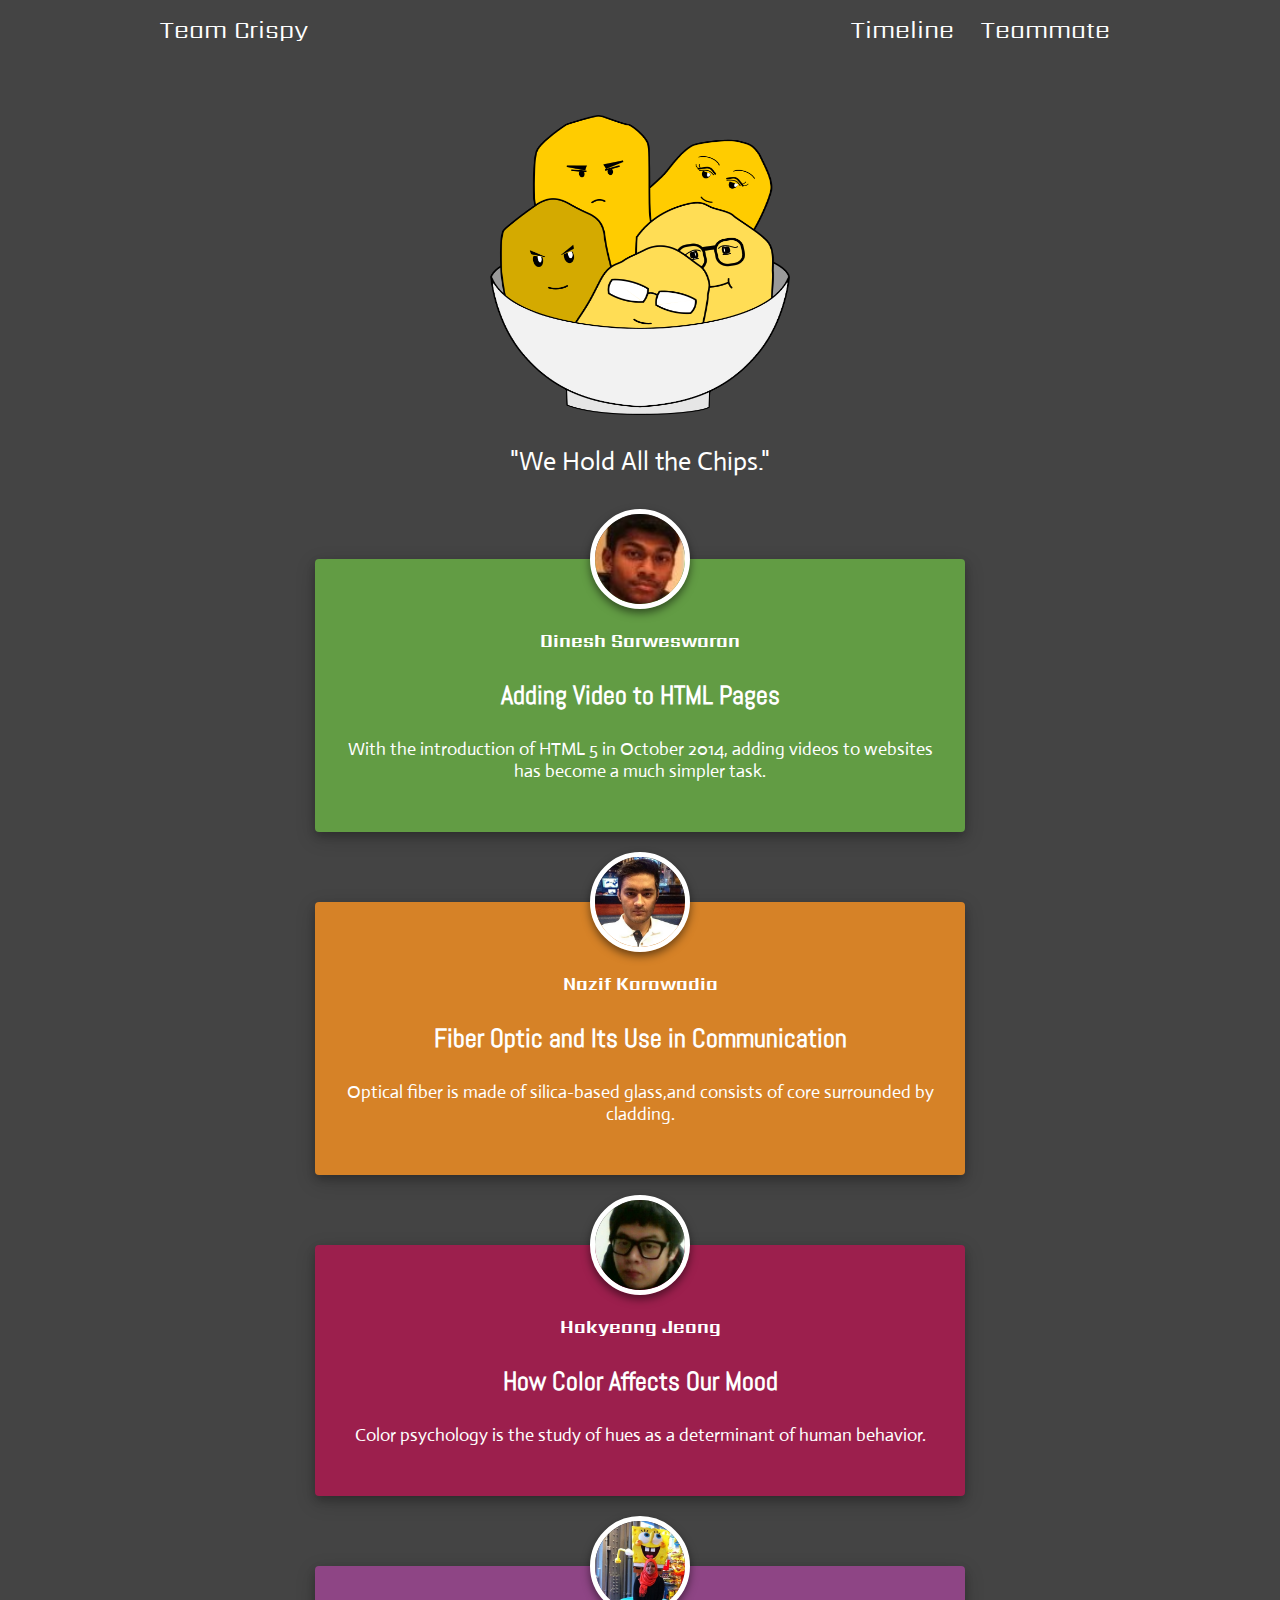
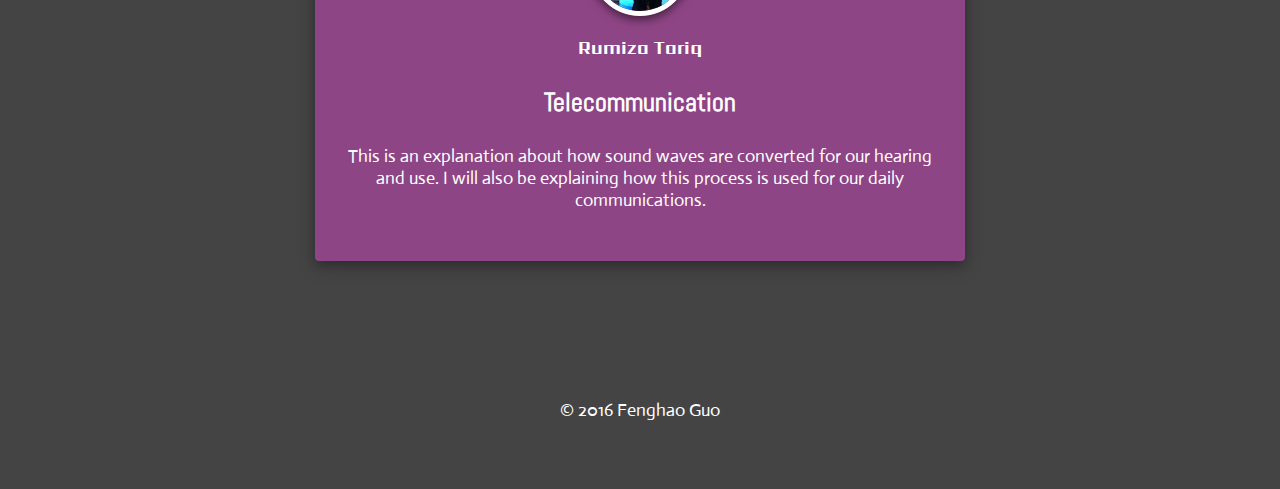
<file: index.html>
<!DOCTYPE html>
<html lang="en">
<head>
    <meta charset="UTF-8">
    <title>Team Crispy</title>
    <!-- External CSS -->
    <link rel="stylesheet" type="text/css" href="css/main.css">
    <link rel="stylesheet" type="text/css" href="css/theme.css">
    <!-- Custom fonts -->
    <link href='https://fonts.googleapis.com/css?family=Sarpanch:500' rel='stylesheet' type='text/css'>
    <link href='https://fonts.googleapis.com/css?family=Abel' rel='stylesheet' type='text/css'>
    <link href='https://fonts.googleapis.com/css?family=Actor' rel='stylesheet' type='text/css'>
    <!-- meta information -->
    <meta name="viewport" content="width=device-width, initial-scale=1">
    <!-- Chrome custom tab colour -->
    <meta name="theme-color" content="#444444">
    <!-- Use this to convert code to HTML compatible: http://www.textfixer.com/html/html-character-encoding.php -->
</head>
<body>
<header>
    <nav class="fixedTopNav default">
        <div class="logo-container">
            <div id="logo">
                <a href="index.html">Team Crispy</a>
            </div>
            <div id="menu">
                <ul>
                    <li><a href="timeline.html">Timeline</a></li>
                    <li>
                        <a href="teammate.html">Teammate</a>
                        <div class="dropdown-menu">
                            <ul>
                                <li><a href="member/daniel.html">Daniel</a></li>
                                <li><a href="member/dinesh.html">Dinesh</a></li>
                                <li><a href="member/nazif.html">Nazif</a></li>
                                <li><a href="member/rumiza.html">Rumiza</a></li>
                            </ul>
                        </div>
                    </li>
                </ul>
            </div>
        </div>
    </nav>
</header>
<main>
    <div id="jumbotron">
        <div>
            <img src="img/logo.png" alt="Logo" style="height: 300px; width: 300px">
            <p>"We Hold All the Chips."</p>
        </div>
    </div>
    <div class="profile-block dinesh">
        <div class="profile-block-content">
            <div class="profile"><img src="img/profile/dinesh.jpg" alt="Profile"></div>
            <h2>Dinesh Sarweswaran</h2>
            <h3><a href="member/dinesh.html">Adding Video to HTML Pages</a></h3>
            <p>With the introduction of HTML 5 in October 2014, adding videos to websites has become a much simpler
                task.</p>
        </div>
    </div>
    <div class="profile-block nazif">
        <div class="profile-block-content">
            <div class="profile"><img src="img/profile/nazif.jpg" alt="Profile"></div>
            <h2>Nazif Karowadia</h2>
            <h3><a href="member/nazif.html">Fiber Optic and Its Use in Communication</a></h3>
            <p>Optical fiber is made of silica-based glass,and consists of core surrounded by cladding.</p>
        </div>
    </div>
    <div class="profile-block daniel">
        <div class="profile-block-content">
            <div class="profile"><img src="img/profile/daniel.jpg" alt="Profile"></div>
            <h2>Hakyeong Jeong</h2>
            <h3><a href="member/daniel.html">How Color Affects Our Mood</a></h3>
            <p>Color psychology is the study of hues as a determinant of human behavior.</p>
        </div>
    </div>
    <div class="profile-block rumiza">
        <div class="profile-block-content">
            <div class="profile"><img src="img/profile/rumiza.jpg" alt="Profile"></div>
            <h2>Rumiza Tariq</h2>
            <h3><a href="member/rumiza.html">Telecommunication</a></h3>
            <p>This is an explanation about how sound waves are converted for our hearing and use. I will also be explaining how this process is used for our daily communications.</p>
        </div>
    </div>
</main>
<footer class="default">
    <div class="container">
        <div id="copyright">
            <p>&copy; 2016 Fenghao Guo</p>
            <div id="validation">
                <script src=http://my.gblearn.com/js/loadscript.js></script>
            </div>
        </div>
    </div>
</footer>
</body>
</html>
</file>
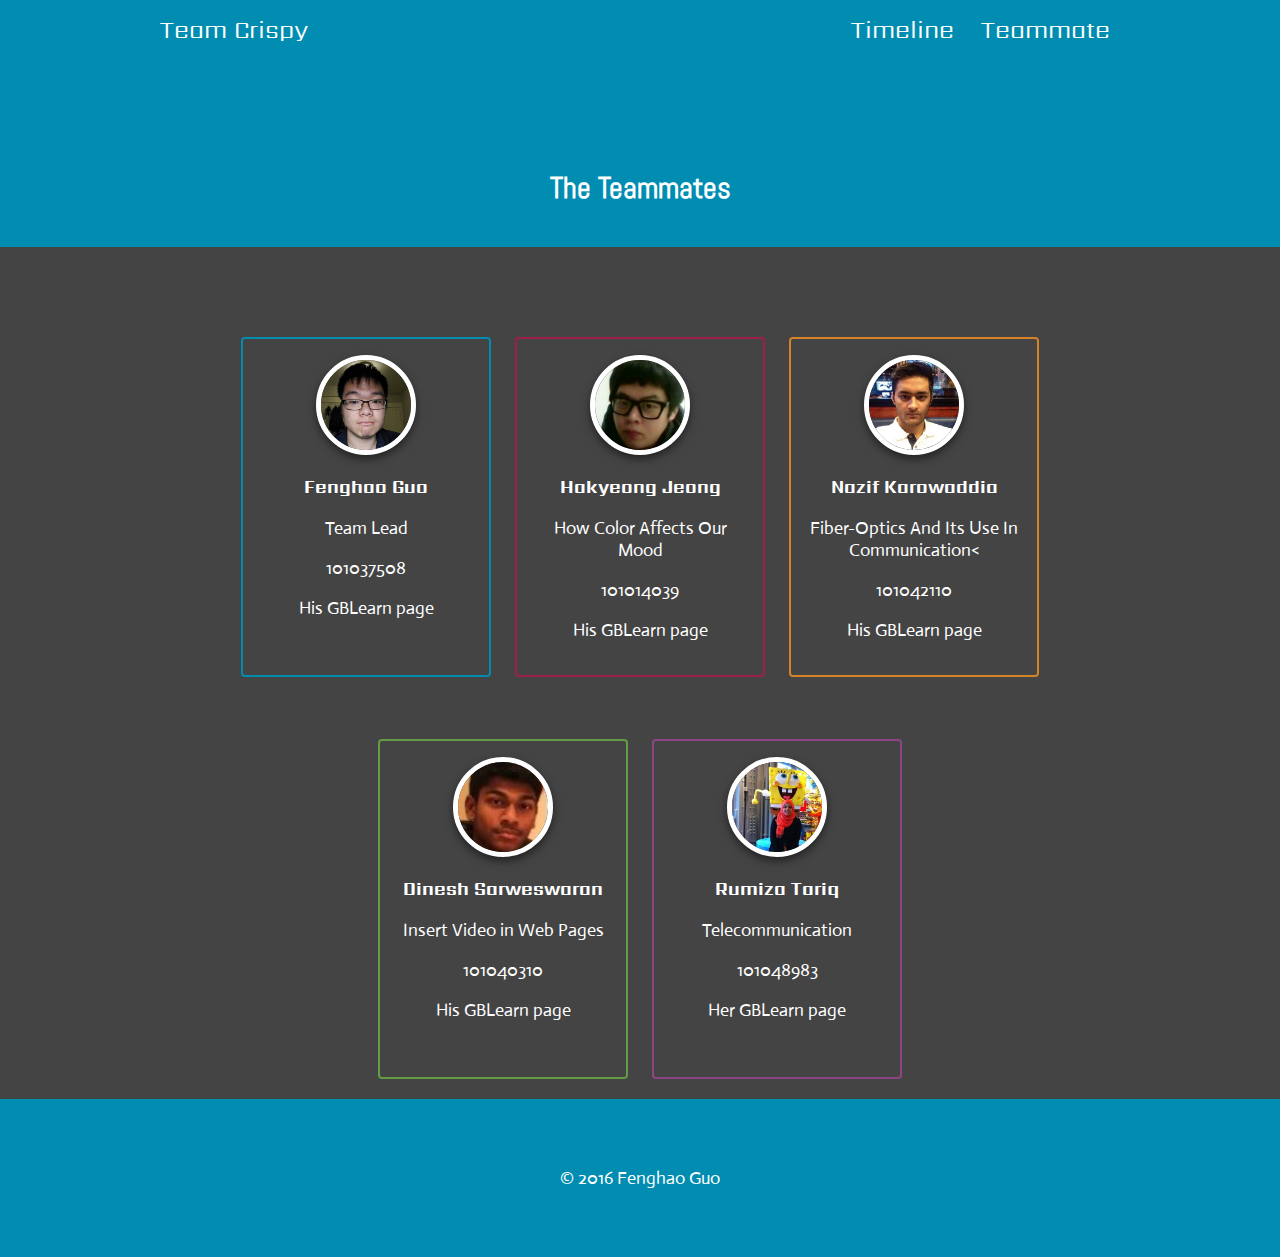
<file: teammate.html>
<!DOCTYPE html>
<html lang="en">
<head>
    <meta charset="UTF-8">
    <title>Team Crispy | Teammates</title>
    <!-- External CSS -->
    <link rel="stylesheet" type="text/css" href="css/main.css">
    <link rel="stylesheet" type="text/css" href="css/theme.css">
    <!-- Custom fonts -->
    <link href='https://fonts.googleapis.com/css?family=Sarpanch:500' rel='stylesheet' type='text/css'>
    <link href='https://fonts.googleapis.com/css?family=Abel' rel='stylesheet' type='text/css'>
    <link href='https://fonts.googleapis.com/css?family=Actor' rel='stylesheet' type='text/css'>
    <!-- meta information -->
    <meta name="viewport" content="width=device-width, initial-scale=1">
    <!-- Chrome custom tab colour -->
    <meta name="theme-color" content="#008db1">
    <!-- Use this to convert code to HTML compatible: http://www.textfixer.com/html/html-character-encoding.php -->
</head>
<body>
<header>
    <nav class="fixedTopNav cyan">
        <div class="logo-container">
            <div id="logo">
                <a href="index.html">Team Crispy</a>
            </div>
            <div id="menu">
                <ul>
                    <li><a href="timeline.html">Timeline</a></li>
                    <li>
                        <a href="teammate.html">Teammate</a>
                        <div class="dropdown-menu">
                            <ul>
                                <li><a href="member/daniel.html">Daniel</a></li>
                                <li><a href="member/dinesh.html">Dinesh</a></li>
                                <li><a href="member/nazif.html">Nazif</a></li>
                                <li><a href="member/rumiza.html">Rumiza</a></li>
                            </ul>
                        </div>
                    </li>
                </ul>
            </div>
        </div>
    </nav>
</header>
<main>
    <div class="title-no-offset cyan">
        <div>
            <div class="container">
                <h1>The Teammates</h1>
            </div>
        </div>
    </div>
    <div class="container" style="text-align: center;">
        <div class="teammate-card">
            <div class="profile"><img src="img/profile/tom.jpg" alt="profile"></div>
            <div class="teammate-info">
                <h2>Fenghao Guo</h2>
                <p>Team Lead</p>
                <p>101037508</p>
                <p><a href="http://w6037508.gblearn.com/">His GBLearn page</a></p>
            </div>
        </div>
        <div class="teammate-card" style="border-color: #9c1f4d;">
            <div class="profile"><img src="img/profile/daniel.jpg" alt="profile"></div>
            <div class="teammate-info">
                <h2>Hakyeong Jeong</h2>
                <p>How Color Affects Our Mood</p>
                <p>101014039</p>
                <p><a href="http://W6014039.gblearn.com/">His GBLearn page</a></p>
            </div>
        </div>
        <div class="teammate-card" style="border-color: #d68227;">
            <div class="profile"><img src="img/profile/nazif.jpg" alt="profile"></div>
            <div class="teammate-info">
                <h2>Nazif Karowaddia</h2>
                <p>Fiber-Optics And Its Use In Communication<</p>
                <p>101042110</p>
                <p><a href="http://W6042110.gblearn.com/">His GBLearn page</a></p>
            </div>
        </div>
        <div class="teammate-card" style="border-color: #629c44;">
            <div class="profile"><img src="img/profile/dinesh.jpg" alt="profile"></div>
            <div class="teammate-info">
                <h2>Dinesh Sarweswaran</h2>
                <p>Insert Video in Web Pages</p>
                <p>101040310</p>
                <p><a href="http://W6040310.gblearn.com/">His GBLearn page</a></p>
            </div>
        </div>
        <div class="teammate-card" style="border-color: #8E4585;">
            <div class="profile"><img src="img/profile/rumiza.jpg" alt="profile"></div>
            <div class="teammate-info">
                <h2>Rumiza Tariq</h2>
                <p>Telecommunication</p>
                <p>101048983</p>
                <p><a href="http://W6048983.gblearn.com/">Her GBLearn page</a></p>
            </div>
        </div>
    </div>
</main>
<footer class="cyan">
    <div class="container">
        <div id="copyright">
            <p>&copy; 2016 Fenghao Guo</p>
            <div id="validation">
                <script src=http://my.gblearn.com/js/loadscript.js></script>
            </div>
        </div>
    </div>
</footer>
</body>
</html>
</file>
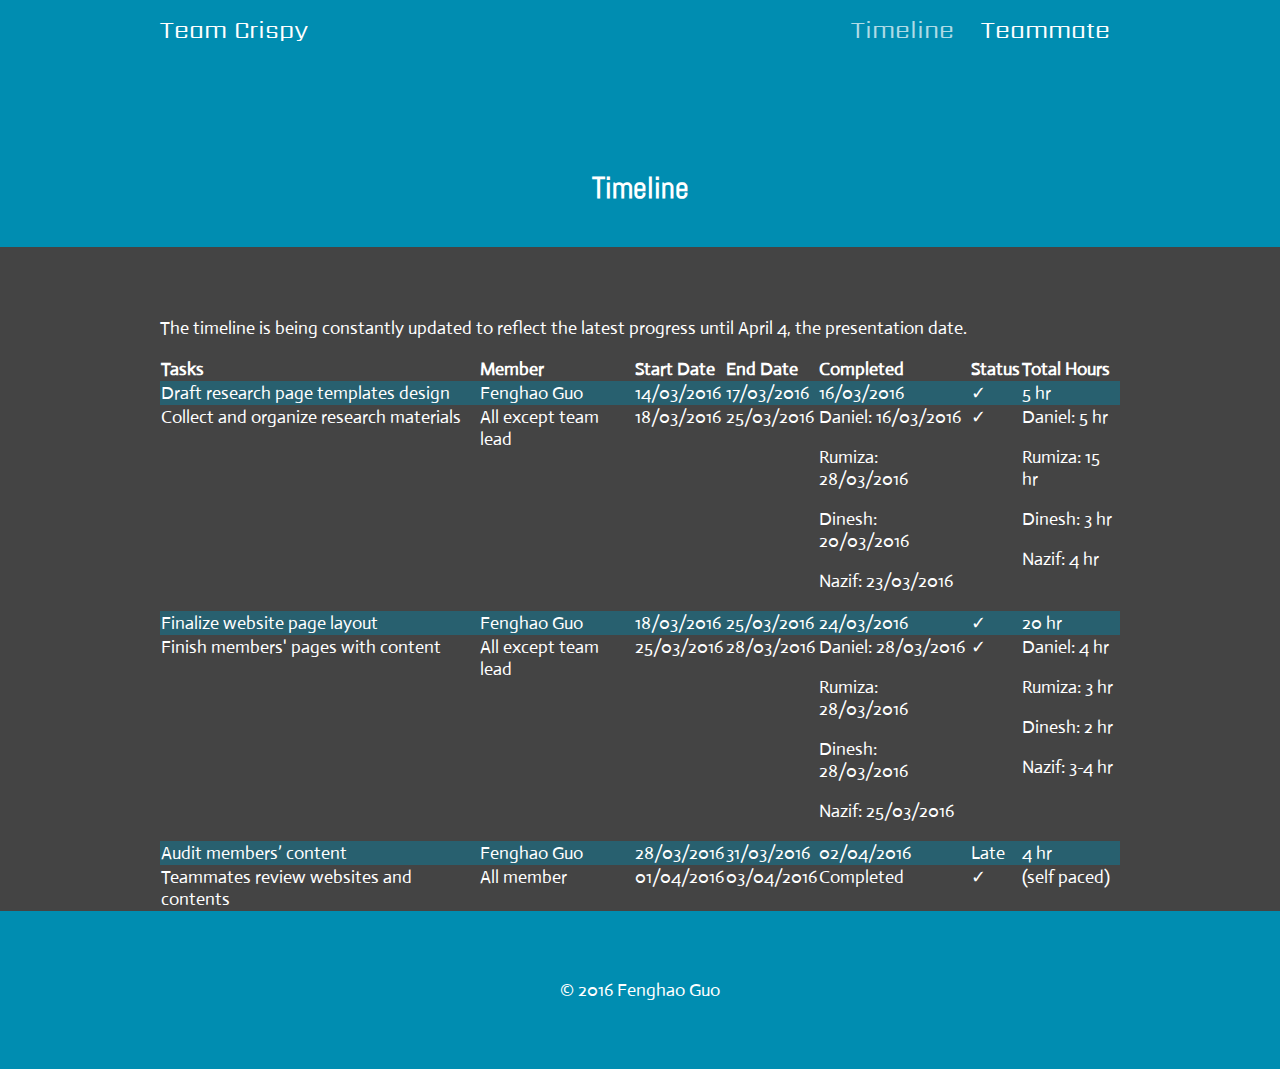
<file: timeline.html>
<!DOCTYPE html>
<html lang="en">
<head>
    <meta charset="UTF-8">
    <title>Team Crispy | Timeline</title>
    <!-- External CSS -->
    <link rel="stylesheet" type="text/css" href="css/main.css">
    <link rel="stylesheet" type="text/css" href="css/theme.css">
    <link rel="stylesheet" type="text/css" href="css/timeline.css">
    <!-- Custom fonts -->
    <link href='https://fonts.googleapis.com/css?family=Sarpanch:500' rel='stylesheet' type='text/css'>
    <link href='https://fonts.googleapis.com/css?family=Abel' rel='stylesheet' type='text/css'>
    <link href='https://fonts.googleapis.com/css?family=Actor' rel='stylesheet' type='text/css'>
    <!-- meta information -->
    <meta name="viewport" content="width=device-width, initial-scale=1">
    <!-- Chrome custom tab colour -->
    <meta name="theme-color" content="#008db1">
</head>
<body>
<header>
    <nav class="fixedTopNav cyan">
        <div class="logo-container">
            <div id="logo">
                <a href="index.html">Team Crispy</a>
            </div>
            <div id="menu">
                <ul>
                    <li><a href="timeline.html" class="active">Timeline</a></li>
                    <li>
                        <a href="teammate.html">Teammate</a>
                        <div class="dropdown-menu">
                            <ul>
                                <li><a href="member/daniel.html">Daniel</a></li>
                                <li><a href="member/dinesh.html">Dinesh</a></li>
                                <li><a href="member/nazif.html">Nazif</a></li>
                                <li><a href="member/rumiza.html">Rumiza</a></li>
                            </ul>
                        </div>
                    </li>
                </ul>
            </div>
        </div>
    </nav>
</header>
<main>
    <div class="title-no-offset cyan">
        <div>
            <div class="container">
                <h1>Timeline</h1>
            </div>
        </div>
    </div>
    <div class="container">
        <p>The timeline is being constantly updated to reflect the latest progress until April 4, the presentation
            date.</p>
        <table>
            <tr>
                <td>Tasks</td>
                <td>Member</td>
                <td>Start Date</td>
                <td>End Date</td>
                <td>Completed</td>
                <td>Status</td>
                <td>Total Hours</td>
            </tr>
            <tr>
                <td>Draft research page templates design</td>
                <td>Fenghao Guo</td>
                <td>14/03/2016</td>
                <td>17/03/2016</td>
                <td>16/03/2016</td>
                <td>✓</td>
                <td>5 hr</td>
            </tr>
            <tr>
                <td>Collect and organize research materials</td>
                <td>All except team lead</td>
                <td>18/03/2016</td>
                <td>25/03/2016</td>
                <td>
                    <p>Daniel: 16/03/2016</p>
                    <p>Rumiza: 28/03/2016</p>
                    <p>Dinesh: 20/03/2016</p>
                    <p>Nazif: 23/03/2016</p>
                </td>
                <td>✓</td>
                <td>
                    <p>Daniel: 5 hr</p>
                    <p>Rumiza: 15 hr</p>
                    <p>Dinesh: 3 hr</p>
                    <p>Nazif: 4 hr</p>
                </td>
            </tr>
            <tr>
                <td>Finalize website page layout</td>
                <td>Fenghao Guo</td>
                <td>18/03/2016</td>
                <td>25/03/2016</td>
                <td>24/03/2016</td>
                <td>✓</td>
                <td>20 hr</td>
            </tr>
            <tr>
                <td>Finish members' pages with content</td>
                <td>All except team lead</td>
                <td>25/03/2016</td>
                <td>28/03/2016</td>
                <td>
                    <p>Daniel: 28/03/2016</p>
                    <p>Rumiza: 28/03/2016</p>
                    <p>Dinesh: 28/03/2016</p>
                    <p>Nazif: 25/03/2016</p>
                </td>
                <td>✓</td>
                <td>
                    <p>Daniel: 4 hr</p>
                    <p>Rumiza: 3 hr</p>
                    <p>Dinesh: 2 hr</p>
                    <p>Nazif: 3-4 hr</p>
                </td>
            </tr>
            <tr>
                <td>Audit members’ content</td>
                <td>Fenghao Guo</td>
                <td>28/03/2016</td>
                <td>31/03/2016</td>
                <td>02/04/2016</td>
                <td>Late</td>
                <td>4 hr</td>
            </tr>
            <tr>
                <td>Teammates review websites and contents</td>
                <td>All member</td>
                <td>01/04/2016</td>
                <td>03/04/2016</td>
                <td>Completed</td>
                <td>✓</td>
                <td>(self paced)</td>
            </tr>
        </table>
    </div>
</main>
<footer class="cyan">
    <div class="container">
        <div id="copyright">
            <p>&copy; 2016 Fenghao Guo</p>
            <div id="validation">
                <script src=http://my.gblearn.com/js/loadscript.js></script>
            </div>
        </div>
    </div>
</footer>
</body>
</html>
</file>
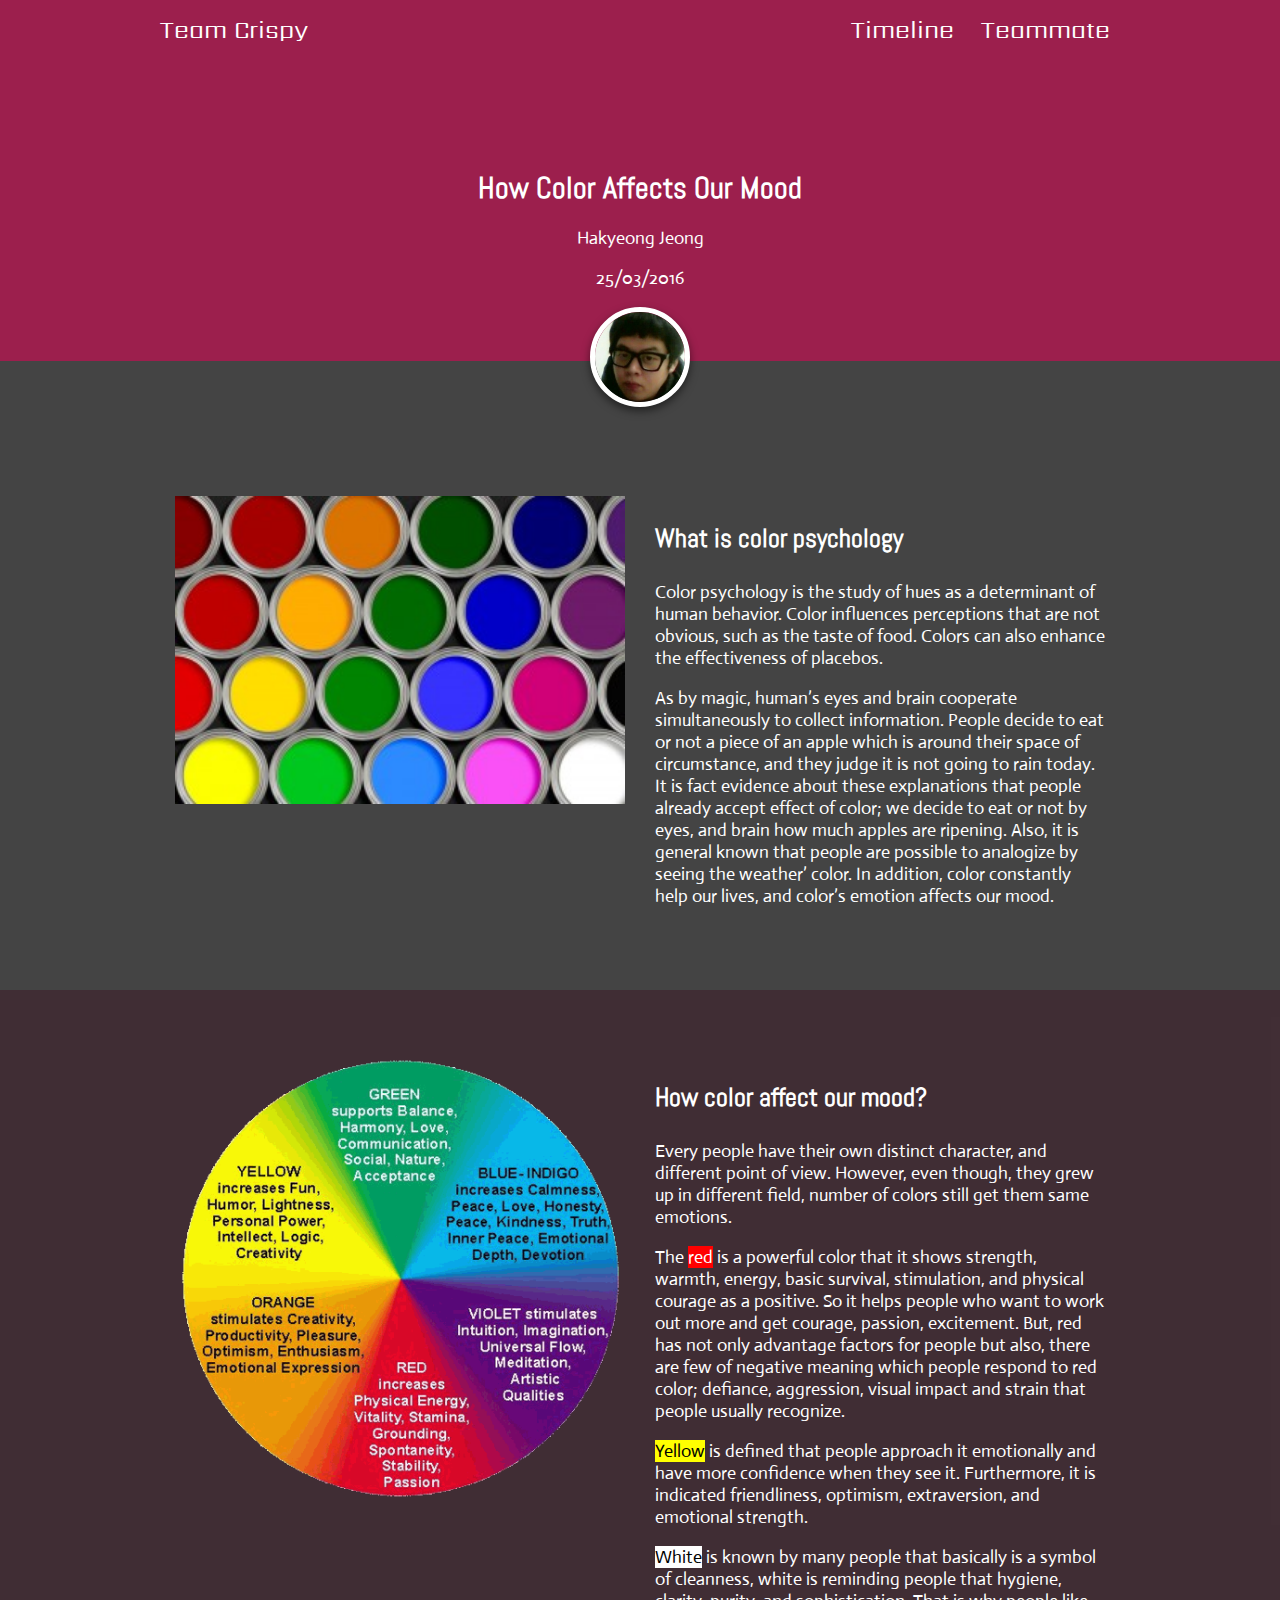
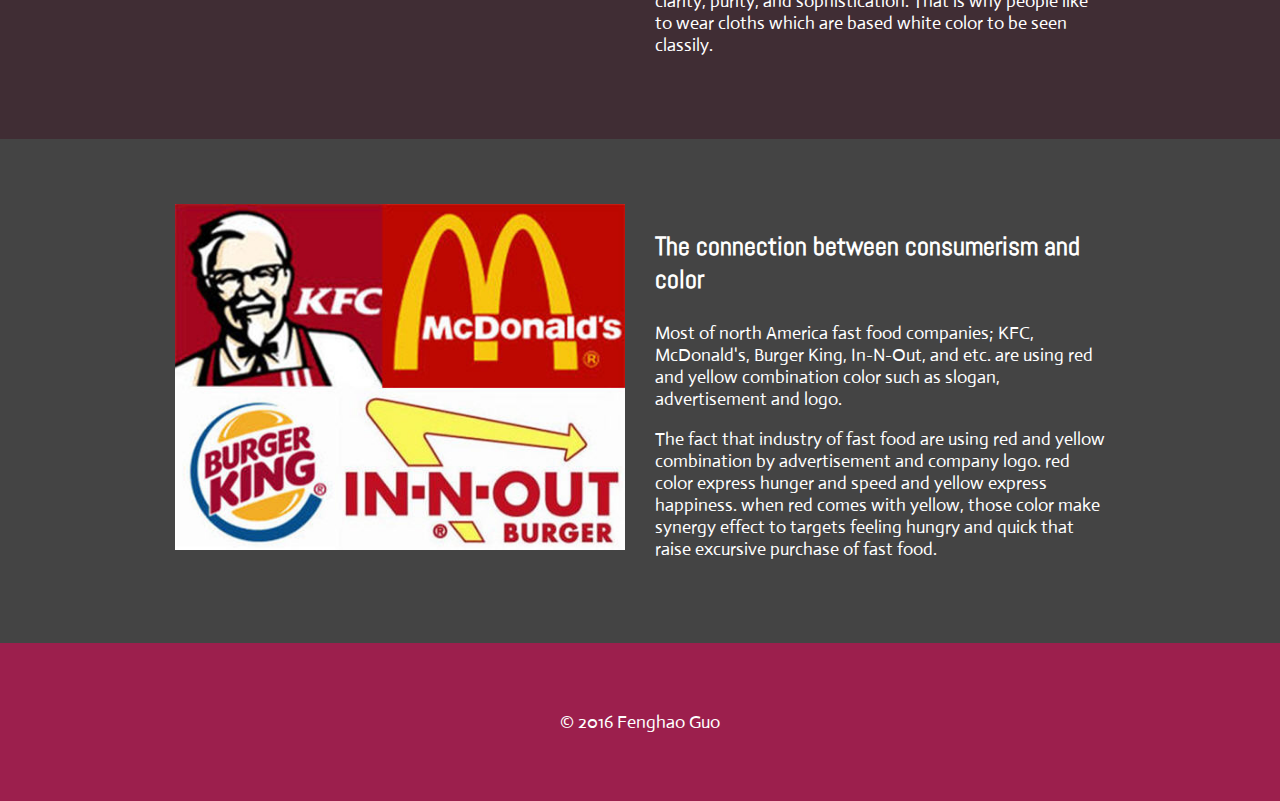
<file: member/daniel.html>
<!DOCTYPE html>
<html lang="en">
<head>
    <meta charset="UTF-8">
    <title>Team Crispy | How Color Affects Our Mood</title>
    <!-- External CSS -->
    <link rel="stylesheet" type="text/css" href="../css/main.css">
    <link rel="stylesheet" type="text/css" href="../css/theme.css">
    <link rel="stylesheet" type="text/css" href="../member/daniel/row.css">
    <!-- Custom fonts -->
    <link href='https://fonts.googleapis.com/css?family=Sarpanch:500' rel='stylesheet' type='text/css'>
    <link href='https://fonts.googleapis.com/css?family=Abel' rel='stylesheet' type='text/css'>
    <link href='https://fonts.googleapis.com/css?family=Actor' rel='stylesheet' type='text/css'>
    <!-- meta information -->
    <meta name="viewport" content="width=device-width, initial-scale=1">
    <!-- Chrome custom tab colour -->
    <meta name="theme-color" content="#9c1f4d">
</head>
<body>
<header>
    <nav class="fixedTopNav daniel">
        <div class="logo-container">
            <div id="logo">
                <a href="../index.html">Team Crispy</a>
            </div>
            <div id="menu">
                <ul>
                    <li><a href="../timeline.html">Timeline</a></li>
                    <li>
                        <a href="../teammate.html">Teammate</a>
                        <div class="dropdown-menu">
                            <ul>
                                <li><a href="../member/daniel.html" class="active">Daniel</a></li>
                                <li><a href="../member/dinesh.html">Dinesh</a></li>
                                <li><a href="../member/nazif.html">Nazif</a></li>
                                <li><a href="../member/rumiza.html">Rumiza</a></li>
                            </ul>
                        </div>
                    </li>
                </ul>
            </div>
        </div>
    </nav>
</header>
<main>
    <div class="title daniel">
        <div>
            <div class="container">
                <h1>How Color Affects Our Mood</h1>
            </div>
            <div class="profile-card">
                <p>Hakyeong Jeong</p>
                <p>25/03/2016</p>
                <div class="profile"><img src="../img/profile/daniel.jpg" alt="profile"></div>
            </div>
        </div>
    </div>
    <div class="container">
        <p></p>
    </div>
    <div class="row">
        <div class="container">
            <div class="block-picture col-half">
                <img src="../img/daniel/first.jpg" alt="Gallery">
            </div>
            <div class="block-content col-half">
                <h3><b>What is color psychology</b></h3>
                <p>Color psychology is the study of hues as a determinant of human behavior. Color influences
                    perceptions that are not obvious, such as the taste of food. Colors can also enhance the
                    effectiveness of placebos.</p>
                <p>As by magic, human’s eyes and brain cooperate simultaneously to collect information. People decide to
                    eat or not a piece of an apple which is around their space of circumstance, and they judge it is not
                    going to rain today. It is fact evidence about these explanations that people already accept effect
                    of color; we decide to eat or not by eyes, and brain how much apples are ripening. Also, it is
                    general known that people are possible to analogize by seeing the weather’ color. In addition, color
                    constantly help our lives, and color’s emotion affects our mood. </p>
            </div>
        </div>
    </div>
    <div class="row">
        <div class="container">
            <div class="block-picture col-half">
                <img src="../img/daniel/second.gif" alt="Gallery">
            </div>
            <div class="block-content col-half">
                <h3>How color affect our mood?</h3>
                <p>Every people have their own distinct character, and different point of view. However, even though,
                    they grew up in different field, number of colors still get them same emotions.</p>
                <p>The <span style="background-color:red;">red</span> is a powerful color that it shows strength,
                    warmth, energy, basic survival, stimulation, and physical courage as a positive. So it helps people
                    who want to work out more and get courage, passion, excitement. But, red has not only advantage
                    factors for people but also, there are few of negative meaning which people respond to red color;
                    defiance, aggression, visual impact and strain that people usually recognize.</p>
                <p><span style="background-color:yellow; color:black">Yellow</span> is defined that people approach it
                    emotionally and have more confidence when they see it. Furthermore, it is indicated friendliness,
                    optimism, extraversion, and emotional strength.</p>
                <p><span style="background-color:white; color:black">White</span> is known by many people that basically
                    is a symbol of cleanness, white is reminding people that hygiene, clarity, purity, and
                    sophistication. That is why people like to wear cloths which are based white color to be seen
                    classily. </p>
            </div>
        </div>
    </div>
    <div class="row">
        <div class="container">
            <div class="block-picture col-half">
                <img src="../img/daniel/third.png" alt="Gallery">
            </div>
            <div class="block-content col-half">
                <h3>The connection between consumerism and color</h3>
                <p>Most of north America fast food companies; KFC, McDonald's, Burger King, In-N-Out, and etc. are using
                    red and yellow combination color such as slogan, advertisement and logo.</p>
                <p>The fact that industry of fast food are using red and yellow combination by advertisement and company
                    logo. red color express hunger and speed and yellow express happiness. when red comes with yellow,
                    those color make synergy effect to targets feeling hungry and quick that raise excursive purchase of
                    fast food.</p>
            </div>
        </div>
    </div>
</main>
<footer class="daniel">
    <div class="container">
        <div id="copyright">
            <p>&copy; 2016 Fenghao Guo</p>
            <div id="validation">
                <script src=http://my.gblearn.com/js/loadscript.js></script>
            </div>
        </div>
    </div>
</footer>
</body>
</html>
</file>
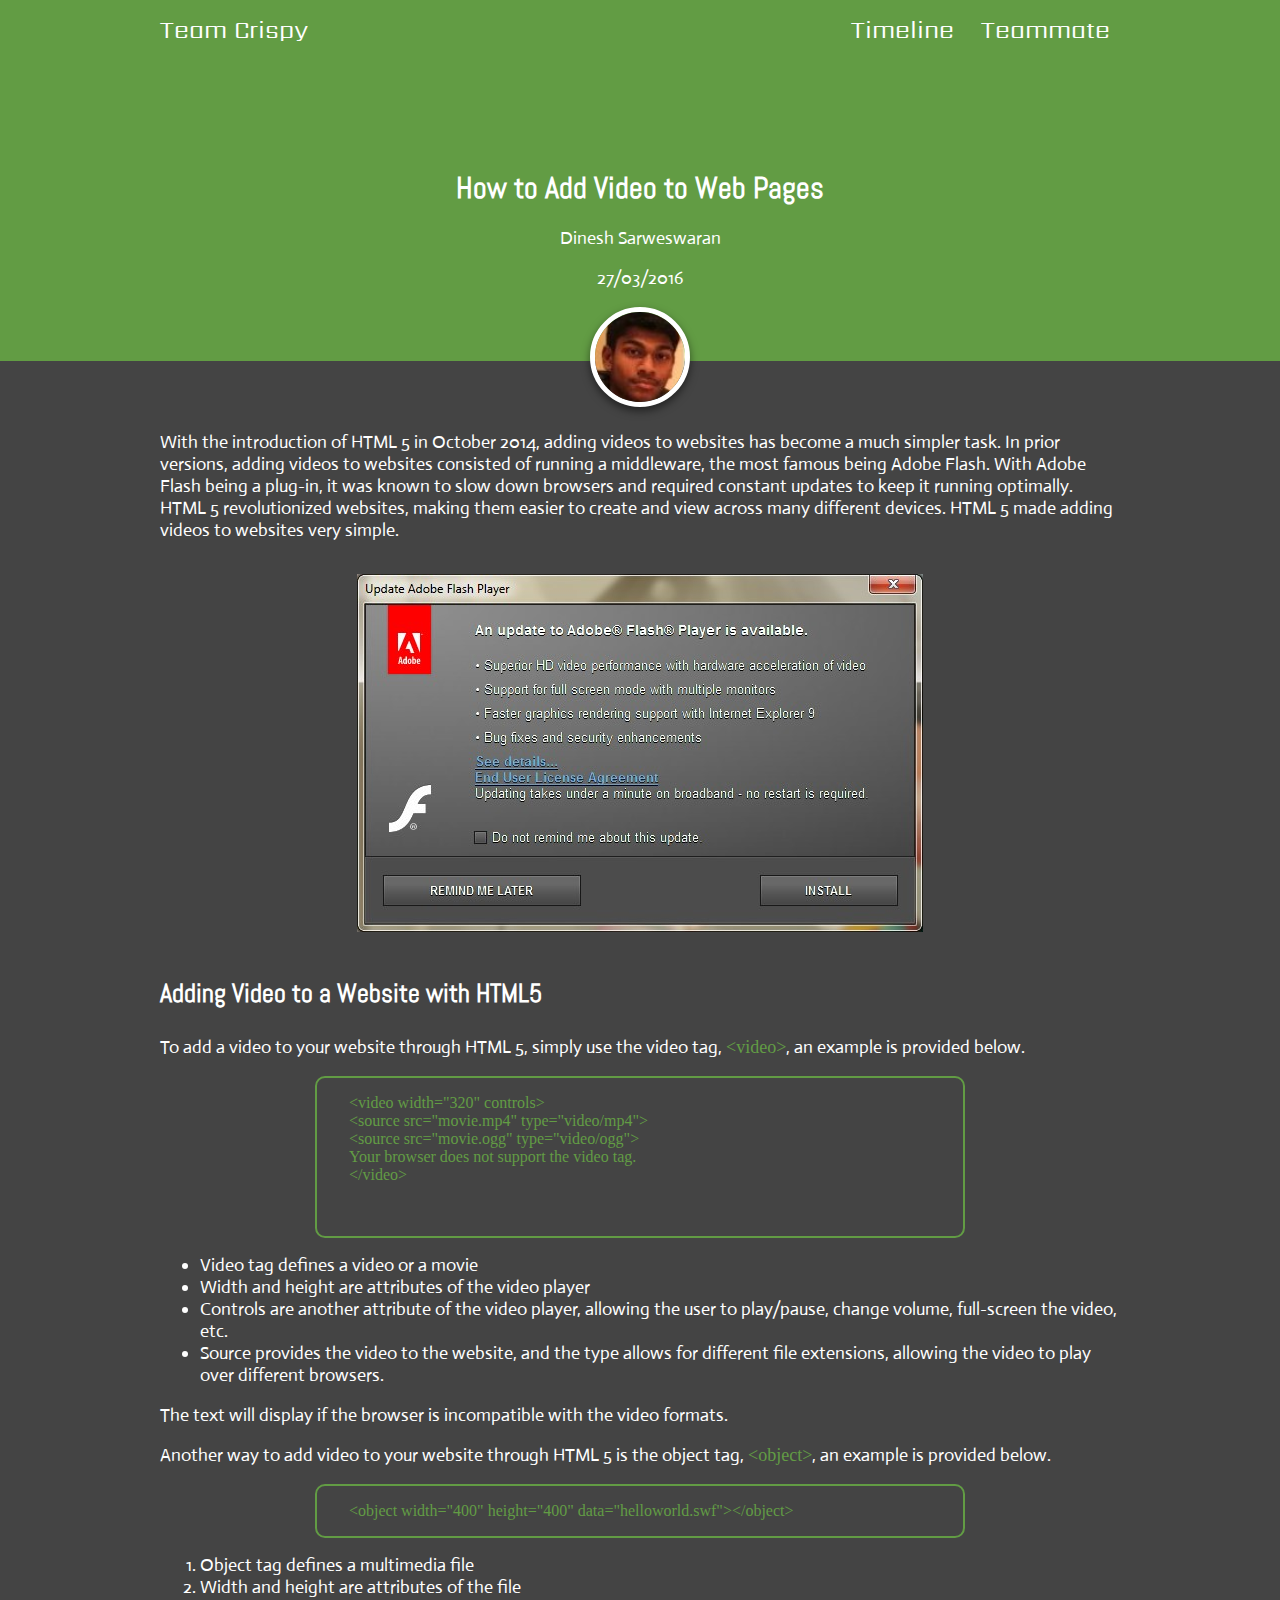
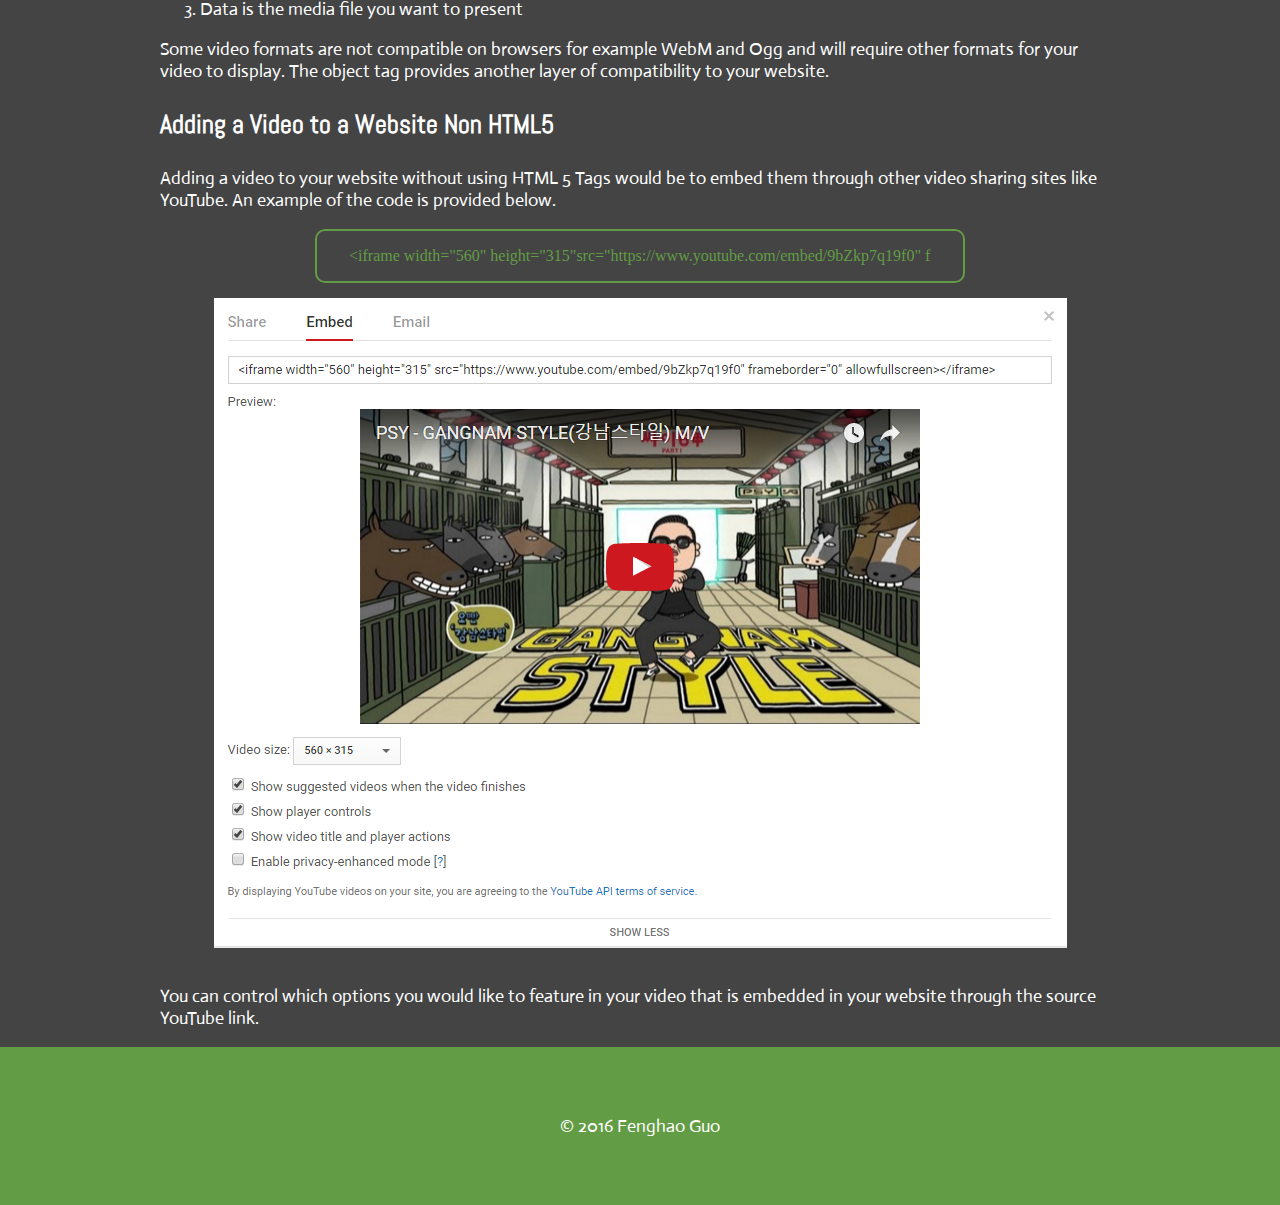
<file: member/dinesh.html>
<!DOCTYPE html>
<html lang="en">
<head>
    <meta charset="UTF-8">
    <title>Team Crispy | How to Add Video to a Website in HTML5 and Non-HTML5 Ways</title>
    <!-- External CSS -->
    <link rel="stylesheet" type="text/css" href="../css/main.css">
    <link rel="stylesheet" type="text/css" href="../css/theme.css">
    <link rel="stylesheet" type="text/css" href="dinesh/component.css">
    <!-- Custom fonts -->
    <link href='https://fonts.googleapis.com/css?family=Sarpanch:500' rel='stylesheet' type='text/css'>
    <link href='https://fonts.googleapis.com/css?family=Abel' rel='stylesheet' type='text/css'>
    <link href='https://fonts.googleapis.com/css?family=Actor' rel='stylesheet' type='text/css'>
    <!-- meta information -->
    <meta name="viewport" content="width=device-width, initial-scale=1">
    <!-- Chrome custom tab colour -->
    <meta name="theme-color" content="#629c44">
    <!-- Use this to convert code to HTML compatible: http://www.textfixer.com/html/html-character-encoding.php -->
</head>
<body>
<header>
    <nav class="fixedTopNav dinesh">
        <div class="logo-container">
            <div id="logo">
                <a href="../index.html">Team Crispy</a>
            </div>
            <div id="menu">
                <ul>
                    <li><a href="../timeline.html">Timeline</a></li>
                    <li>
                        <a href="../index.html">Teammate</a>
                        <div class="dropdown-menu">
                            <ul>
                                <li><a href="../member/daniel.html">Daniel</a></li>
                                <li><a href="../member/dinesh.html" class="active">Dinesh</a></li>
                                <li><a href="../member/nazif.html">Nazif</a></li>
                                <li><a href="../member/rumiza.html">Rumiza</a></li>
                            </ul>
                        </div>
                    </li>
                </ul>
            </div>
        </div>
    </nav>
</header>
<main>
    <div class="title dinesh">
        <div>
            <div class="container">
                <h1>How to Add Video to Web Pages</h1>
            </div>
            <div class="profile-card">
                <p>Dinesh Sarweswaran</p>
                <p>27/03/2016</p>
                <div class="profile"><img src="../img/profile/dinesh.jpg" alt="profile"></div>
            </div>
        </div>
    </div>
    <div class="container">
        <p>With the introduction of HTML 5 in October 2014, adding videos to websites has become a much simpler task. In prior versions, adding videos to websites consisted of running a middleware, the most famous being Adobe Flash. With Adobe Flash being a plug-in, it was known to slow down browsers and required constant updates to keep it running optimally. HTML 5 revolutionized websites, making them easier to create and view across many different devices. HTML 5 made adding videos to websites very simple.</p>
        <div class="container">
            <div class="img">
                <img src="../img/dinesh/1.jpg" alt="1">
            </div>
        </div>
        <h3>Adding Video to a Website with HTML5</h3>
        <p>To add a video to your website through HTML 5, simply use the video tag, <span class="code-segment">&lt;video&gt;</span>, an example is provided below.</p>
		<div class="code">
			<pre>&lt;video width=&quot;320&quot controls&gt; <br>&lt;source src=&quot;movie.mp4&quot; type=&quot;video/mp4&quot;&gt;<br>&lt;source src=&quot;movie.ogg&quot; type=&quot;video/ogg&quot;&gt;<br>Your browser does not support the video tag.<br>&lt;/video&gt;
			<div class="overflow-indicator"><p>You might want to scroll right.</p></div>
		</div>
        <ul>
            <li>Video tag defines a video or a movie</li>
            <li>Width and height are attributes of the video player</li>
            <li>Controls are another attribute of the video player, allowing the user to play/pause, change volume, full-screen the video, etc.</li>
            <li>Source provides the video to the website, and the type allows for different file extensions, allowing the video to play over different browsers.</li>
        </ul>
        <p>The text will display if the browser is incompatible with the video formats.</p>
        <p>Another way to add video to your website through HTML 5 is the object tag, <span class="code-segment">&lt;object&gt;</span>, an example is provided below.</p>
        <div class="container">
            <div class="code">
                <pre>&lt;object width=&quot;400&quot; height=&quot;400&quot; data=&quot;helloworld.swf&quot;&gt;&lt;/object&gt;</pre>
                <div class="overflow-indicator"><p>You might want to scroll right.</p></div>
            </div>
        </div>
        <ol>
            <li>Object tag defines a multimedia file</li>
            <li>Width and height are attributes of the file</li>
            <li>Data is the media file you want to present</li>
        </ol>
        <p>Some video formats are not compatible on browsers for example WebM and Ogg and will require other formats for your video to display. The object tag provides another layer of compatibility to your website.</p>
        <h3>Adding a Video to a Website Non HTML5</h3>
        <p>Adding a video to your website without using HTML 5 Tags would be to embed them through other video sharing sites like YouTube. An example of the code is provided below.</p>
        <div class="container">
            <div class="code">
                <pre>&lt;iframe width=&quot;560&quot; height=&quot;315&quot;src=&quot;https://www.youtube.com/embed/9bZkp7q19f0&quot; frameborder=&quot;0&quot; allowfullscreen&gt;&lt;/iframe&gt;</pre>
                <div class="overflow-indicator"><p>You might want to scroll right.</p></div>
            </div>
        </div>
        <div class="img">
            <img src="../img/dinesh/2.png" alt="2">
        </div>
        <p>You can control which options you would like to feature in your video that is embedded in your website through the source YouTube link.</p>
    </div>
</main>
<footer class="dinesh">
    <div class="container">
        <div id="copyright">
            <p>&copy; 2016 Fenghao Guo</p>
            <div id="validation">
                <script src=http://my.gblearn.com/js/loadscript.js></script>
            </div>
        </div>
    </div>
</footer>
</body>
</html>
</file>
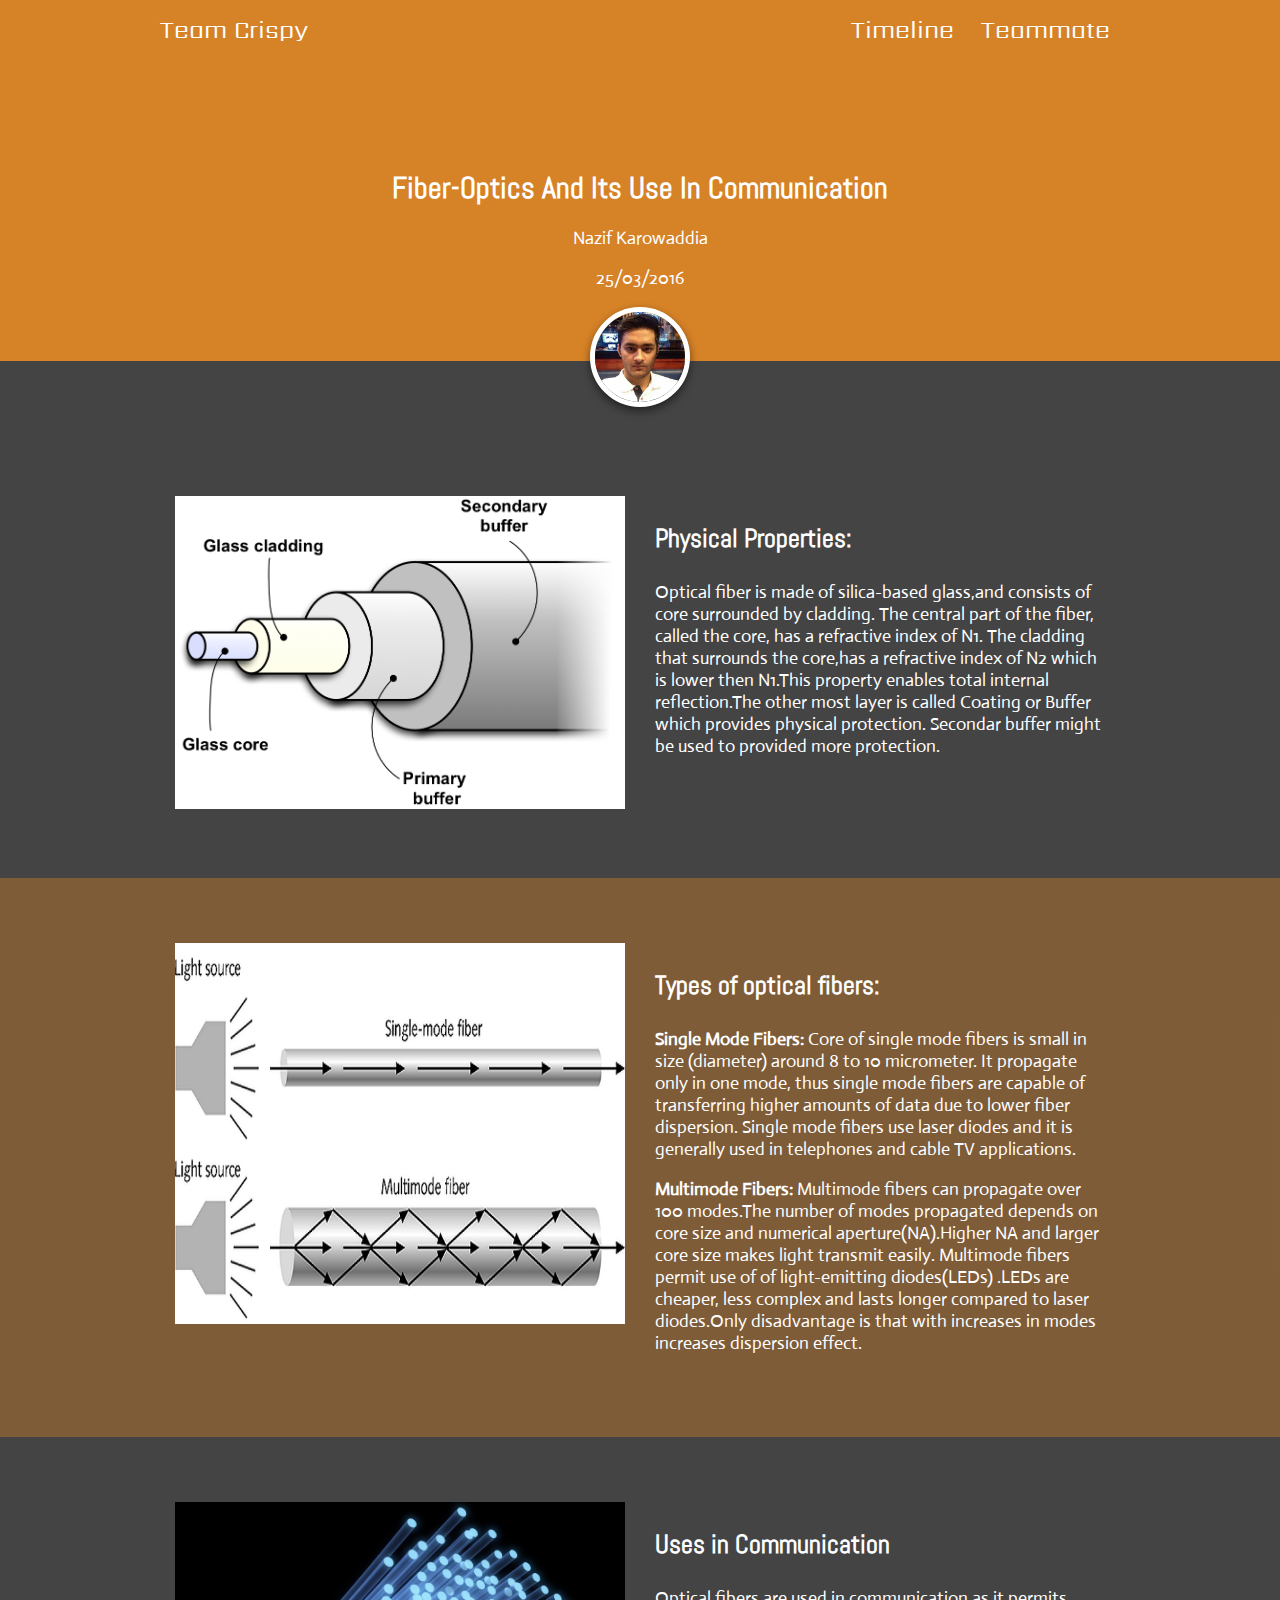
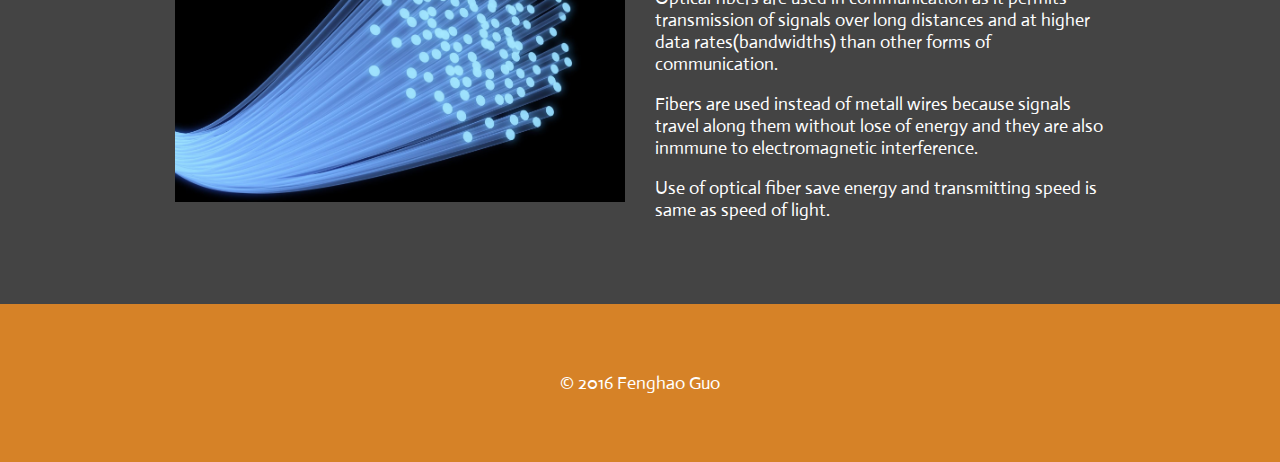
<file: member/nazif.html>
<!DOCTYPE html>
<html lang="en">
<head>
    <meta charset="UTF-8">
    <title>Team Crispy | Fiber-Optics And Its Need In Communication</title>
    <!-- External CSS -->
    <link rel="stylesheet" type="text/css" href="../css/main.css">
    <link rel="stylesheet" type="text/css" href="../css/theme.css">
    <link rel="stylesheet" type="text/css" href="nazif/row.css">
    <!-- Custom fonts -->
    <link href='https://fonts.googleapis.com/css?family=Sarpanch:500' rel='stylesheet' type='text/css'>
    <link href='https://fonts.googleapis.com/css?family=Abel' rel='stylesheet' type='text/css'>
    <link href='https://fonts.googleapis.com/css?family=Actor' rel='stylesheet' type='text/css'>
    <!-- meta information -->
    <meta name="viewport" content="width=device-width, initial-scale=1">
    <!-- Chrome custom tab colour -->
    <meta name="theme-color" content="#d68227">
</head>
<body>
<header>
    <nav class="fixedTopNav nazif ">
        <div class="logo-container">
            <div id="logo">
                <a href="../index.html">Team Crispy</a>
            </div>
            <div id="menu">
                <ul>
                    <li><a href="../timeline.html">Timeline</a></li>
                    <li>
                        <a href="../teammate.html">Teammate</a>
                        <div class="dropdown-menu">
                            <ul>
                                <li><a href="../member/daniel.html">Daniel</a></li>
                                <li><a href="../member/dinesh.html">Dinesh</a></li>
                                <li><a href="../member/nazif.html" class="active">Nazif</a></li>
                                <li><a href="../member/rumiza.html">Rumiza</a></li>
                            </ul>
                        </div>
                    </li>
                </ul>
            </div>
        </div>
    </nav>
</header>
<main>
    <div class="title nazif">
        <div>
            <div class="container">
                <h1>Fiber-Optics And Its Use In Communication</h1>
            </div>
            <div class="profile-card">
                <p>Nazif Karowaddia</p>
                <p>25/03/2016</p>
                <div class="profile"><img src="../img/profile/nazif.jpg" alt="profile"></div>
            </div>
        </div>

    </div>
    <div class="container">
        <p></p>
    </div>
    <div class="row">
        <div class="container">
            <div class="block-picture col-half">
                <img src="../img/nazif/pic1.jpg" alt="Gallery">
            </div>
            <div class="block-content col-half">
                <h3>Physical Properties:</h3>
                <p>Optical fiber is made of silica-based glass,and consists of core surrounded by cladding. The central
                    part of the fiber, called the core, has a refractive index of N1. The cladding that surrounds the
                    core,has a refractive index of N2 which is lower then N1.This property enables total internal
                    reflection.The other most layer is called Coating or Buffer which provides physical protection.
                    Secondar buffer might be used to provided more protection.</p>
            </div>
        </div>
    </div>
    <div class="row">
        <div class="container">
            <div class="block-picture col-half">
                <img src="../img/nazif/pic4.png" alt="Gallery">
            </div>
            <div class="block-content col-half">
                <h3>Types of optical fibers:</h3>
                <p><b>Single Mode Fibers:</b> Core of single mode fibers is small in size (diameter) around 8 to 10
                    micrometer. It propagate only in one mode, thus single mode fibers are capable of transferring
                    higher amounts of data due to lower fiber dispersion. Single mode fibers use laser diodes and it is
                    generally used in telephones and cable TV applications. </p>
                <p><b>Multimode Fibers:</b> Multimode fibers can propagate over 100 modes.The number of modes propagated
                    depends on core size and numerical aperture(NA).Higher NA and larger core size makes light transmit
                    easily. Multimode fibers permit use of of light-emitting diodes(LEDs) .LEDs are cheaper, less
                    complex and lasts longer compared to laser diodes.Only disadvantage is that with increases in modes
                    increases dispersion effect.</p>
            </div>
        </div>
    </div>
    <div class="row">
        <div class="container">
            <div class="block-picture col-half">
                <img src="../img/nazif/pic3.jpg" alt="Gallery">
            </div>
            <div class="block-content col-half">
                <h3>Uses in Communication</h3>
                <p>Optical fibers are used in communication as it permits transmission of signals over long distances
                    and at higher data rates(bandwidths) than other forms of communication.</p>
                <p>Fibers are used instead of metall wires because signals travel along them without lose of energy and
                    they are also inmmune to electromagnetic interference.</p>
                <p>Use of optical fiber save energy and transmitting speed is same as speed of light.</p>
            </div>
        </div>
    </div>
</main>
<footer class="nazif">
    <div class="container">
        <div id="copyright">
            <p>&copy; 2016 Fenghao Guo</p>
            <div id="validation">
                <script src=http://my.gblearn.com/js/loadscript.js></script>
            </div>
        </div>
    </div>
</footer>
</body>
</html>
</file>
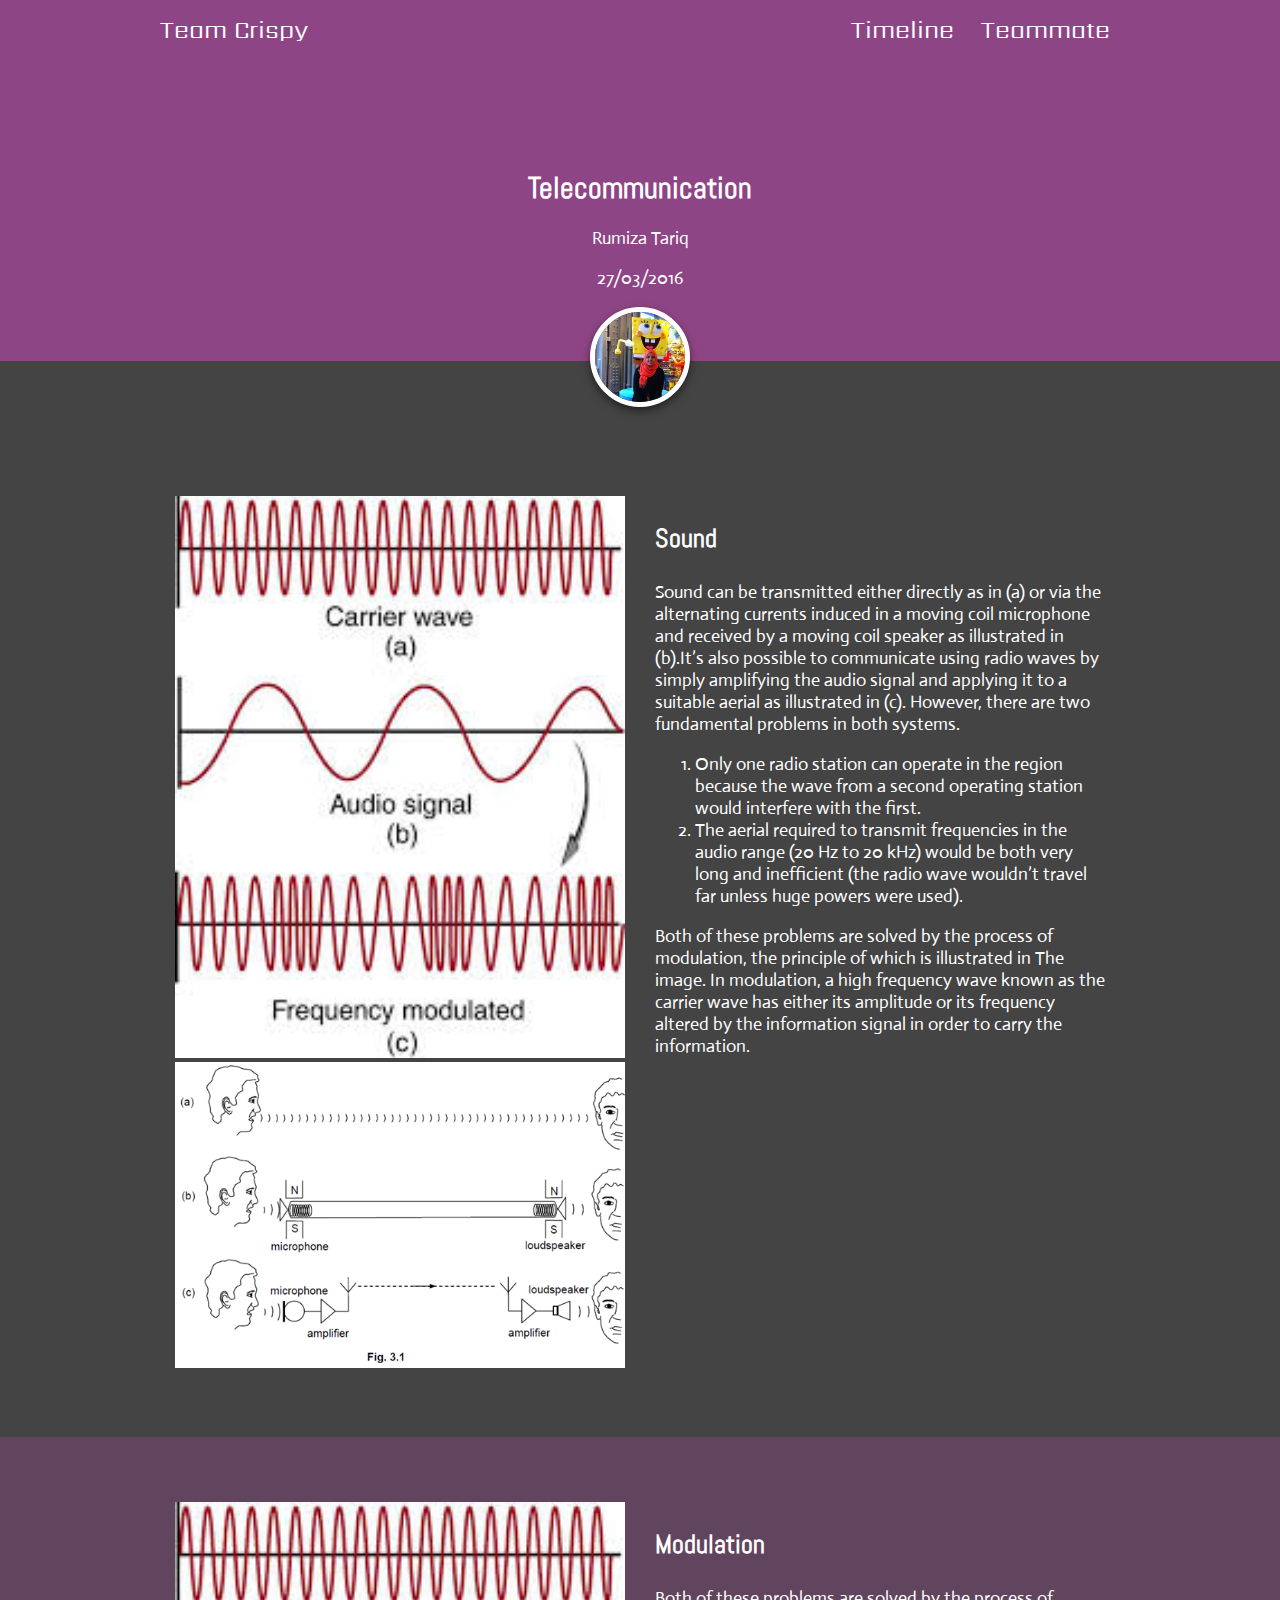
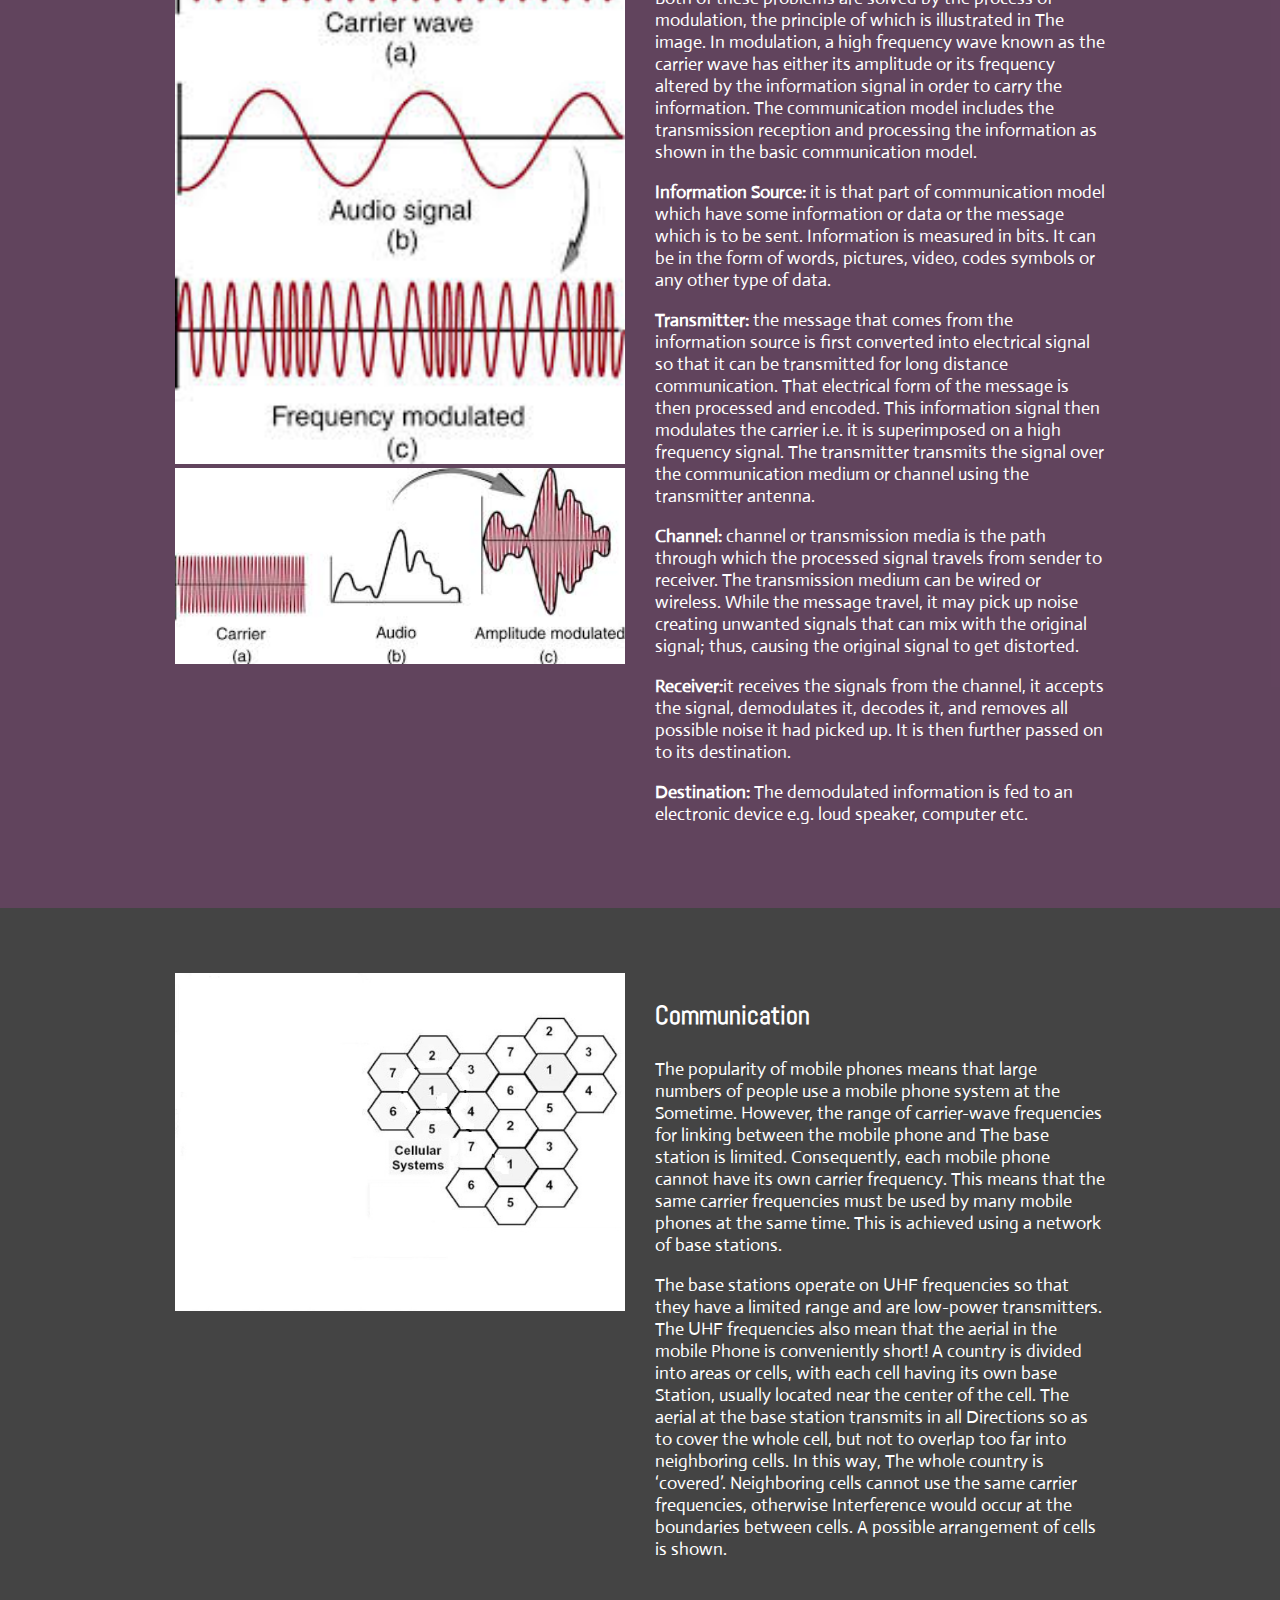
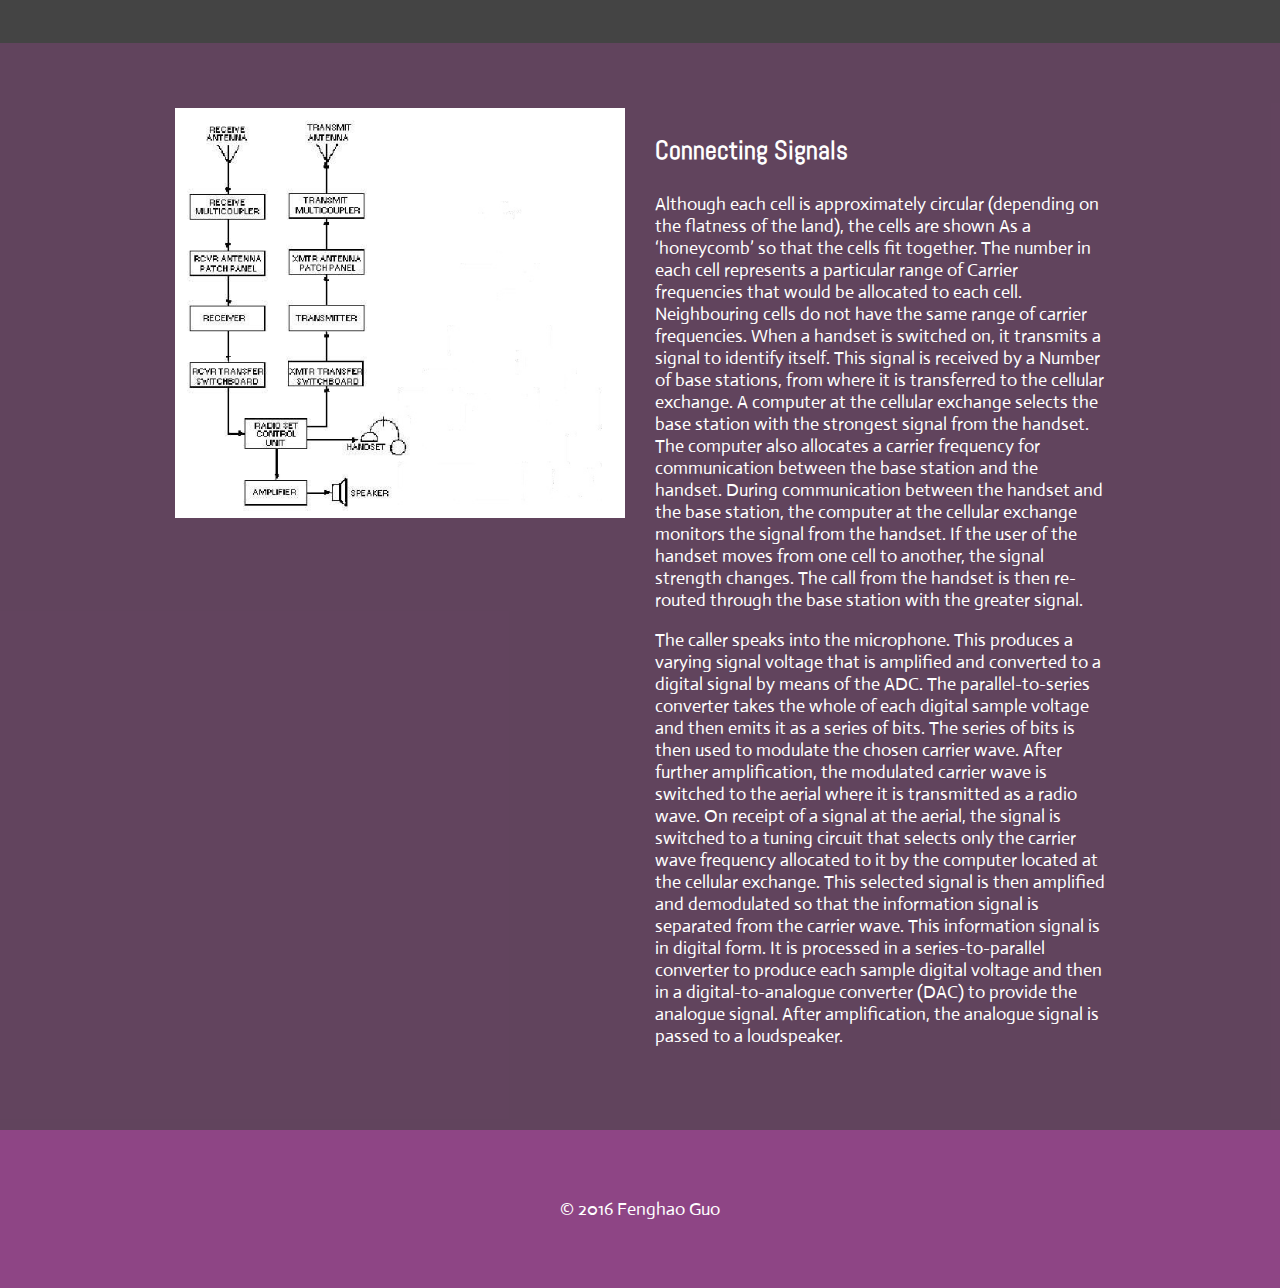
<file: member/rumiza.html>
<!DOCTYPE html>
<html lang="en">
<head>
    <meta charset="UTF-8">
    <title>Block Template</title>
    <!-- External CSS -->
    <link rel="stylesheet" type="text/css" href="../css/main.css">
    <link rel="stylesheet" type="text/css" href="../css/theme.css">
    <link rel="stylesheet" type="text/css" href="rumiza/row.css">
    <!-- Custom fonts -->
    <link href='https://fonts.googleapis.com/css?family=Sarpanch:500' rel='stylesheet' type='text/css'>
    <link href='https://fonts.googleapis.com/css?family=Abel' rel='stylesheet' type='text/css'>
    <link href='https://fonts.googleapis.com/css?family=Actor' rel='stylesheet' type='text/css'>
    <!-- meta information -->
    <meta name="viewport" content="width=device-width, initial-scale=1">
    <!-- Chrome custom tab colour -->
    <meta name="theme-color" content="#8E4585">
</head>
<body>
<header>
    <nav class="fixedTopNav rumiza">
        <div class="logo-container">
            <div id="logo">
                <a href="../index.html">Team Crispy</a>
            </div>
            <div id="menu">
                <ul>
                    <li><a href="../timeline.html">Timeline</a></li>
                    <li>
                        <a href="../teammate.html">Teammate</a>
                        <div class="dropdown-menu">
                            <ul>
                                <li><a href="../member/daniel.html">Daniel</a></li>
                                <li><a href="../member/dinesh.html">Dinesh</a></li>
                                <li><a href="../member/nazif.html">Nazif</a></li>
                                <li><a href="../member/rumiza.html" class="active">Rumiza</a></li>
                            </ul>
                        </div>
                    </li>
                </ul>
            </div>
        </div>
    </nav>
</header>
<main>
    <div class="title rumiza">
        <div>
            <div class="container">
                <h1>Telecommunication</h1>
            </div>
            <div class="profile-card">
                <p>Rumiza Tariq</p>
                <p>27/03/2016</p>
                <div class="profile"><img src="../img/profile/rumiza.jpg"></div>
            </div>
        </div>

    </div>
    <div class="container">
        <p></p>
    </div>
    <div class="row">
        <div class="container">
            <div class="block-picture col-half">
                <img src="../img/rumiza/fm.jpg" alt="Gallery">
                <img src="../img/rumiza/c1.png" alt="Gallery">
            </div>
            <div class="block-content col-half">
                <h3>Sound</h3>
                <p>Sound can be transmitted either directly as in (a) or via the alternating currents induced in a
                    moving coil microphone and received by a moving coil speaker as illustrated in (b).It’s also
                    possible to communicate using radio waves by simply amplifying the audio signal and applying it to a
                    suitable aerial as illustrated in (c). However, there are two fundamental problems in both
                    systems.</p>
                <ol>
                    <li>Only one radio station can operate in the region because the wave from a second operating
                        station would interfere with the first.
                    </li>
                    <li>The aerial required to transmit frequencies in the audio range (20 Hz to 20 kHz) would be both
                        very long and inefficient (the radio wave wouldn’t travel far unless huge powers were used).
                    </li>
                </ol>
                <p>Both of these problems are solved by the process of modulation, the principle of which is illustrated
                    in
                    The image. In modulation, a high frequency wave known as the carrier wave has either its amplitude
                    or its frequency altered by the information signal in order to carry the information.</p>
            </div>
        </div>
    </div>

    <div class="row">
        <div class="container">
            <div class="block-picture col-half">
                <img src="../img/rumiza/fm.jpg" alt="Gallery">
                <img src="../img/rumiza/f1.jpg" alt="Gallery">
            </div>
            <div class="block-content col-half">
                <h3>Modulation</h3>
                <p>Both of these problems are solved by the process of modulation, the principle of which is illustrated
                    in
                    The image. In modulation, a high frequency wave known as the carrier wave has either its amplitude
                    or its frequency altered by the information signal in order to carry the information.
                    The communication model includes the transmission reception and processing the information as shown
                    in the basic communication model.
                </p>
                <p><b>Information Source:</b> it is that part of communication model which have some information or data
                    or the message which is to be sent. Information is measured in bits. It can be in the form of words,
                    pictures, video, codes symbols or any other type of data.</p>
                <p><b>Transmitter:</b> the message that comes from the information source is first converted into
                    electrical signal so that it can be transmitted for long distance communication. That electrical
                    form of the message is then processed and encoded. This information signal then modulates the
                    carrier i.e. it is superimposed on a high frequency signal. The transmitter transmits the signal
                    over the communication medium or channel using the transmitter antenna.</p>
                <p><b>Channel:</b> channel or transmission media is the path through which the processed signal travels
                    from sender to receiver. The transmission medium can be wired or wireless. While the message travel,
                    it may pick up noise creating unwanted signals that can mix with the original signal; thus, causing
                    the original signal to get distorted.</p>
                <p><b>Receiver:</b>it receives the signals from the channel, it accepts the signal, demodulates it,
                    decodes it, and removes all possible noise it had picked up. It is then further passed on to its
                    destination.</p>
                <p><b>Destination:</b> The demodulated information is fed to an electronic device e.g. loud speaker,
                    computer etc. </p>
            </div>
        </div>
    </div>
    <div class="row">
        <div class="container">
            <div class="block-picture col-half">
                <img src="../img/rumiza/cells.jpg" alt="Gallery">
            </div>
            <div class="block-content col-half">
                <h3>Communication</h3>
                <p>The popularity of mobile phones means that large numbers of people use a mobile phone system at the
                    Sometime. However, the range of carrier-wave frequencies for linking between the mobile phone and
                    The base station is limited. Consequently, each mobile phone cannot have its own carrier frequency.
                    This means that the same carrier frequencies must be used by many mobile phones at the same time.
                    This is achieved using a network of base stations.</p>
                <p>The base stations operate on UHF frequencies so that they have a limited range and are low-power
                    transmitters. The UHF frequencies also mean that the aerial in the mobile
                    Phone is conveniently short! A country is divided into areas or cells, with each cell having its own
                    base
                    Station, usually located near the center of the cell. The aerial at the base station transmits in
                    all
                    Directions so as to cover the whole cell, but not to overlap too far into neighboring cells. In this
                    way,
                    The whole country is ‘covered’. Neighboring cells cannot use the same carrier frequencies, otherwise
                    Interference would occur at the boundaries between cells. A possible arrangement of cells is
                    shown.</p>
            </div>
        </div>
    </div>
    <div class="row">
        <div class="container">
            <div class="block-picture col-half">
                <img src="../img/rumiza/tr1.jpg" alt="Gallery">
            </div>
            <div class="block-content col-half">
                <h3>Connecting Signals</h3>
                <p>Although each cell is approximately circular (depending on the flatness of the land), the cells are
                    shown
                    As a ‘honeycomb’ so that the cells fit together. The number in each cell represents a particular
                    range of
                    Carrier frequencies that would be allocated to each cell. Neighbouring cells do not have the same
                    range
                    of carrier frequencies.
                    When a handset is switched on, it transmits a signal to identify itself. This signal is received by
                    a
                    Number of base stations, from where it is transferred to the cellular exchange. A computer at the
                    cellular exchange selects the base station with the strongest signal from the handset. The computer
                    also
                    allocates a carrier frequency for communication between the base station and the handset. During
                    communication between the handset and the base station, the computer at the cellular exchange
                    monitors the signal from the handset. If the user of the handset moves from one cell to another, the
                    signal strength changes. The call from the handset is then re-routed through the base station with
                    the
                    greater signal.</p>
                <p>The caller speaks into the microphone. This produces a varying signal voltage that is amplified and
                    converted to a digital signal by means of the ADC. The parallel-to-series converter takes the whole
                    of
                    each digital sample voltage and then emits it as a series of bits. The series of bits is then used
                    to
                    modulate the chosen carrier wave. After further amplification, the modulated carrier wave is
                    switched to the aerial where it is transmitted as a radio wave.
                    On receipt of a signal at the aerial, the signal is switched to a tuning circuit that selects only
                    the carrier wave frequency allocated to it by the computer located at the cellular exchange. This
                    selected signal is
                    then amplified and demodulated so that the information signal is separated from the carrier wave.
                    This
                    information signal is in digital form. It is processed in a series-to-parallel converter to produce
                    each
                    sample digital voltage and then in a digital-to-analogue converter (DAC) to provide the analogue
                    signal.
                    After amplification, the analogue signal is passed to a loudspeaker.</p>
            </div>
        </div>
    </div>
</main>
<footer class="rumiza">
    <div class="container">
        <div id="copyright">
            <p>&copy; 2016 Fenghao Guo</p>
            <div id="validation">
                <script src=http://my.gblearn.com/js/loadscript.js></script>
            </div>
        </div>
    </div>
</footer>
</body>
</html>
</file>
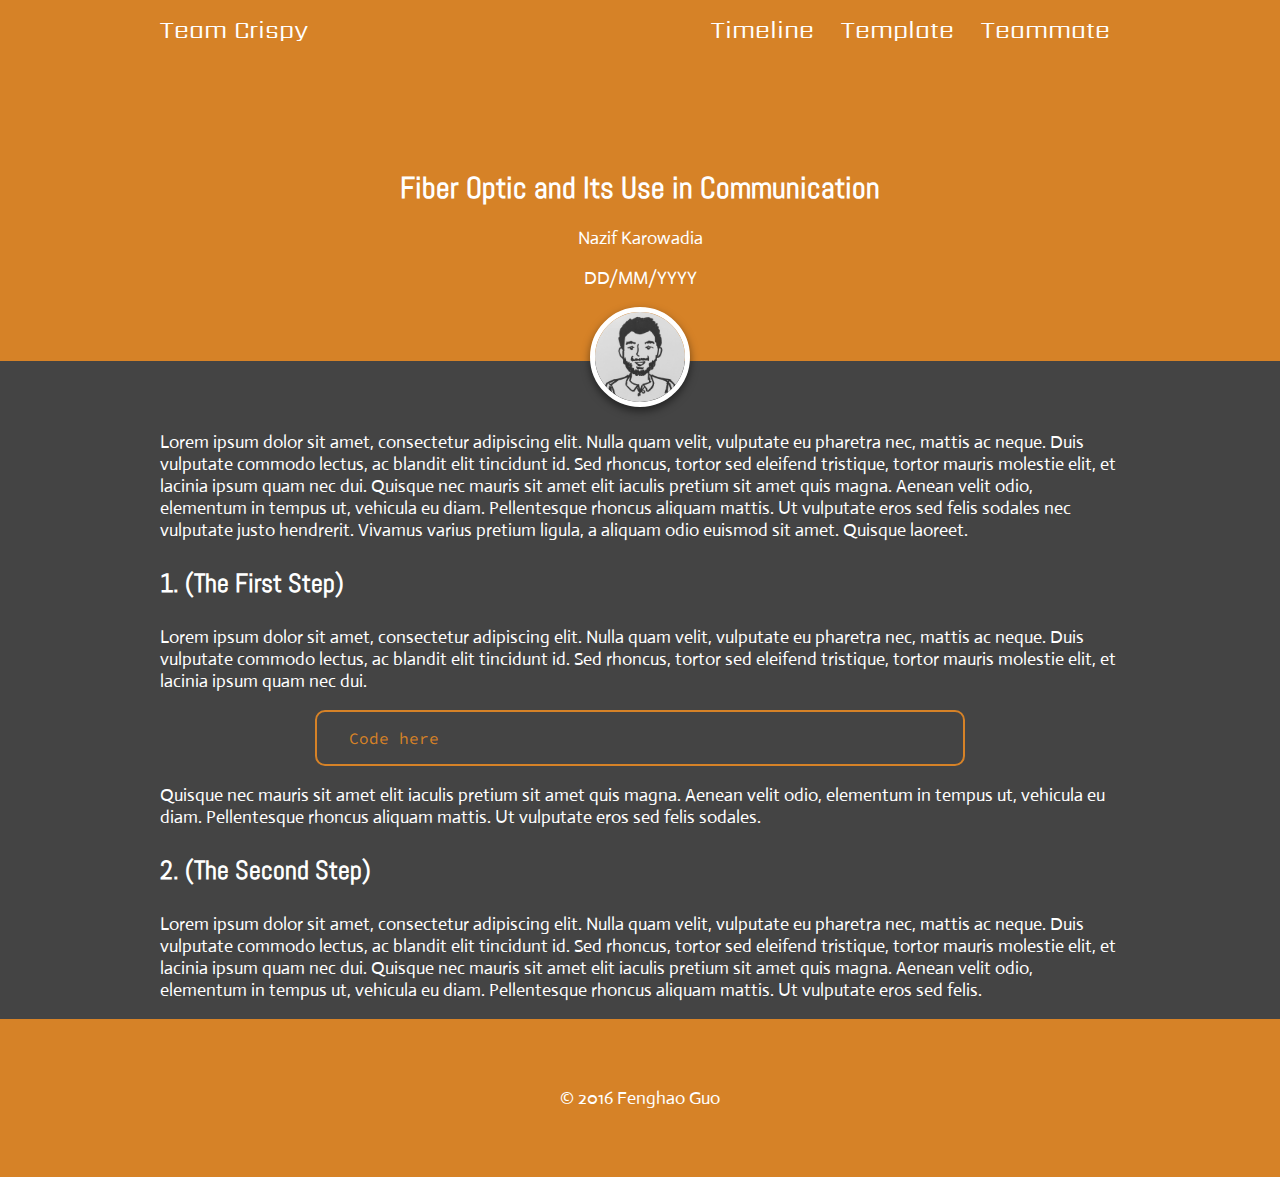
<file: template/article.html>
<!DOCTYPE html>
<html lang="en">
<head>
    <meta charset="UTF-8">
    <title>Article Template</title> <!--  Remember to change the title! -->
    <!-- External CSS -->
    <link rel="stylesheet" type="text/css" href="../css/main.css">
    <link rel="stylesheet" type="text/css" href="../css/theme.css">
    <link rel="stylesheet" type="text/css" href="../css/component.css">
    <!-- Custom fonts -->
    <link href='https://fonts.googleapis.com/css?family=Sarpanch:500' rel='stylesheet' type='text/css'>
    <link href='https://fonts.googleapis.com/css?family=Abel' rel='stylesheet' type='text/css'>
    <link href='https://fonts.googleapis.com/css?family=Actor' rel='stylesheet' type='text/css'>
    <link href='https://fonts.googleapis.com/css?family=Source+Code+Pro' rel='stylesheet' type='text/css'>
    <!-- meta information -->
    <meta name="viewport" content="width=device-width, initial-scale=1">
    <!-- Chrome custom tab colour -->
    <meta name="theme-color" content="#d68227">
</head>
<body>
<header>
    <nav class="fixedTopNav nazif">
        <div class="logo-container">
            <div id="logo">
                <a href="../index.html">Team Crispy</a>
            </div>
            <div id="menu">
                <ul>
                    <li><a href="../timeline.html">Timeline</a></li>
                    <li><a>Template</a>
                        <div class="dropdown-menu">
                            <ul>
                                <li><a href="../template/article.html">Article</a></li>
                                <li><a href="../template/block.html">Block</a></li>
                                <li><a href="../template/steps.html">Steps</a></li>
                            </ul>
                        </div>
                    </li>
                    <li>
                        <a>Teammate</a>
                        <div class="dropdown-menu">
                            <ul>
                                <li><a href="../member/daniel.html">Daniel</a></li>
                                <li><a href="../member/dinesh.html">Dinesh</a></li>
                                <li><a href="../member/nazif.html">Nazif</a></li>
                                <li><a href="../member/rumiza.html">Rumiza</a></li>
                            </ul>
                        </div>
                    </li>
                </ul>
            </div>
        </div>
    </nav>
</header>
<main>
    <div class="title nazif">
        <div>
            <div class="container">
                <h1>Fiber Optic and Its Use in Communication</h1>
            </div>
            <div class="profile-card">
                <p>Nazif Karowadia</p>
                <p>DD/MM/YYYY</p>
                <div class="profile"><img src="../img/profile.jpg"></div>
            </div>
        </div>
    </div>
    <div class="container">
        <p>Lorem ipsum dolor sit amet, consectetur adipiscing elit. Nulla quam velit, vulputate eu pharetra nec, mattis ac neque. Duis vulputate commodo lectus, ac blandit elit tincidunt id. Sed rhoncus, tortor sed eleifend tristique, tortor mauris molestie elit, et lacinia ipsum quam nec dui. Quisque nec mauris sit amet elit iaculis pretium sit amet quis magna. Aenean velit odio, elementum in tempus ut, vehicula eu diam. Pellentesque rhoncus aliquam mattis. Ut vulputate eros sed felis sodales nec vulputate justo hendrerit. Vivamus varius pretium ligula, a aliquam odio euismod sit amet. Quisque laoreet.</p>
        <h3>1. (The First Step)</h3>
        <p>Lorem ipsum dolor sit amet, consectetur adipiscing elit. Nulla quam velit, vulputate eu pharetra nec, mattis ac neque. Duis vulputate commodo lectus, ac blandit elit tincidunt id. Sed rhoncus, tortor sed eleifend tristique, tortor mauris molestie elit, et lacinia ipsum quam nec dui.</p>
        <div class="container">
            <div class="code">
                <pre>Code here</pre>
                <div class="overflow-indicator"><p>You might want to scroll right.</p></div>
            </div>
        </div>
        <p>Quisque nec mauris sit amet elit iaculis pretium sit amet quis magna. Aenean velit odio, elementum in tempus ut, vehicula eu diam. Pellentesque rhoncus aliquam mattis. Ut vulputate eros sed felis sodales.</p>
        <h3>2. (The Second Step)</h3>
        <p>Lorem ipsum dolor sit amet, consectetur adipiscing elit. Nulla quam velit, vulputate eu pharetra nec, mattis ac neque. Duis vulputate commodo lectus, ac blandit elit tincidunt id. Sed rhoncus, tortor sed eleifend tristique, tortor mauris molestie elit, et lacinia ipsum quam nec dui. Quisque nec mauris sit amet elit iaculis pretium sit amet quis magna. Aenean velit odio, elementum in tempus ut, vehicula eu diam. Pellentesque rhoncus aliquam mattis. Ut vulputate eros sed felis.</p>
    </div>
</main>
<footer class="nazif">
    <div class="container">
        <div id="copyright">
            <p>&copy; 2016 Fenghao Guo</p>
            <div id="validation">
                <script src=http://my.gblearn.com/js/loadscript.js></script>
            </div>
        </div>
    </div>
</footer>
</body>
</html>
</file>
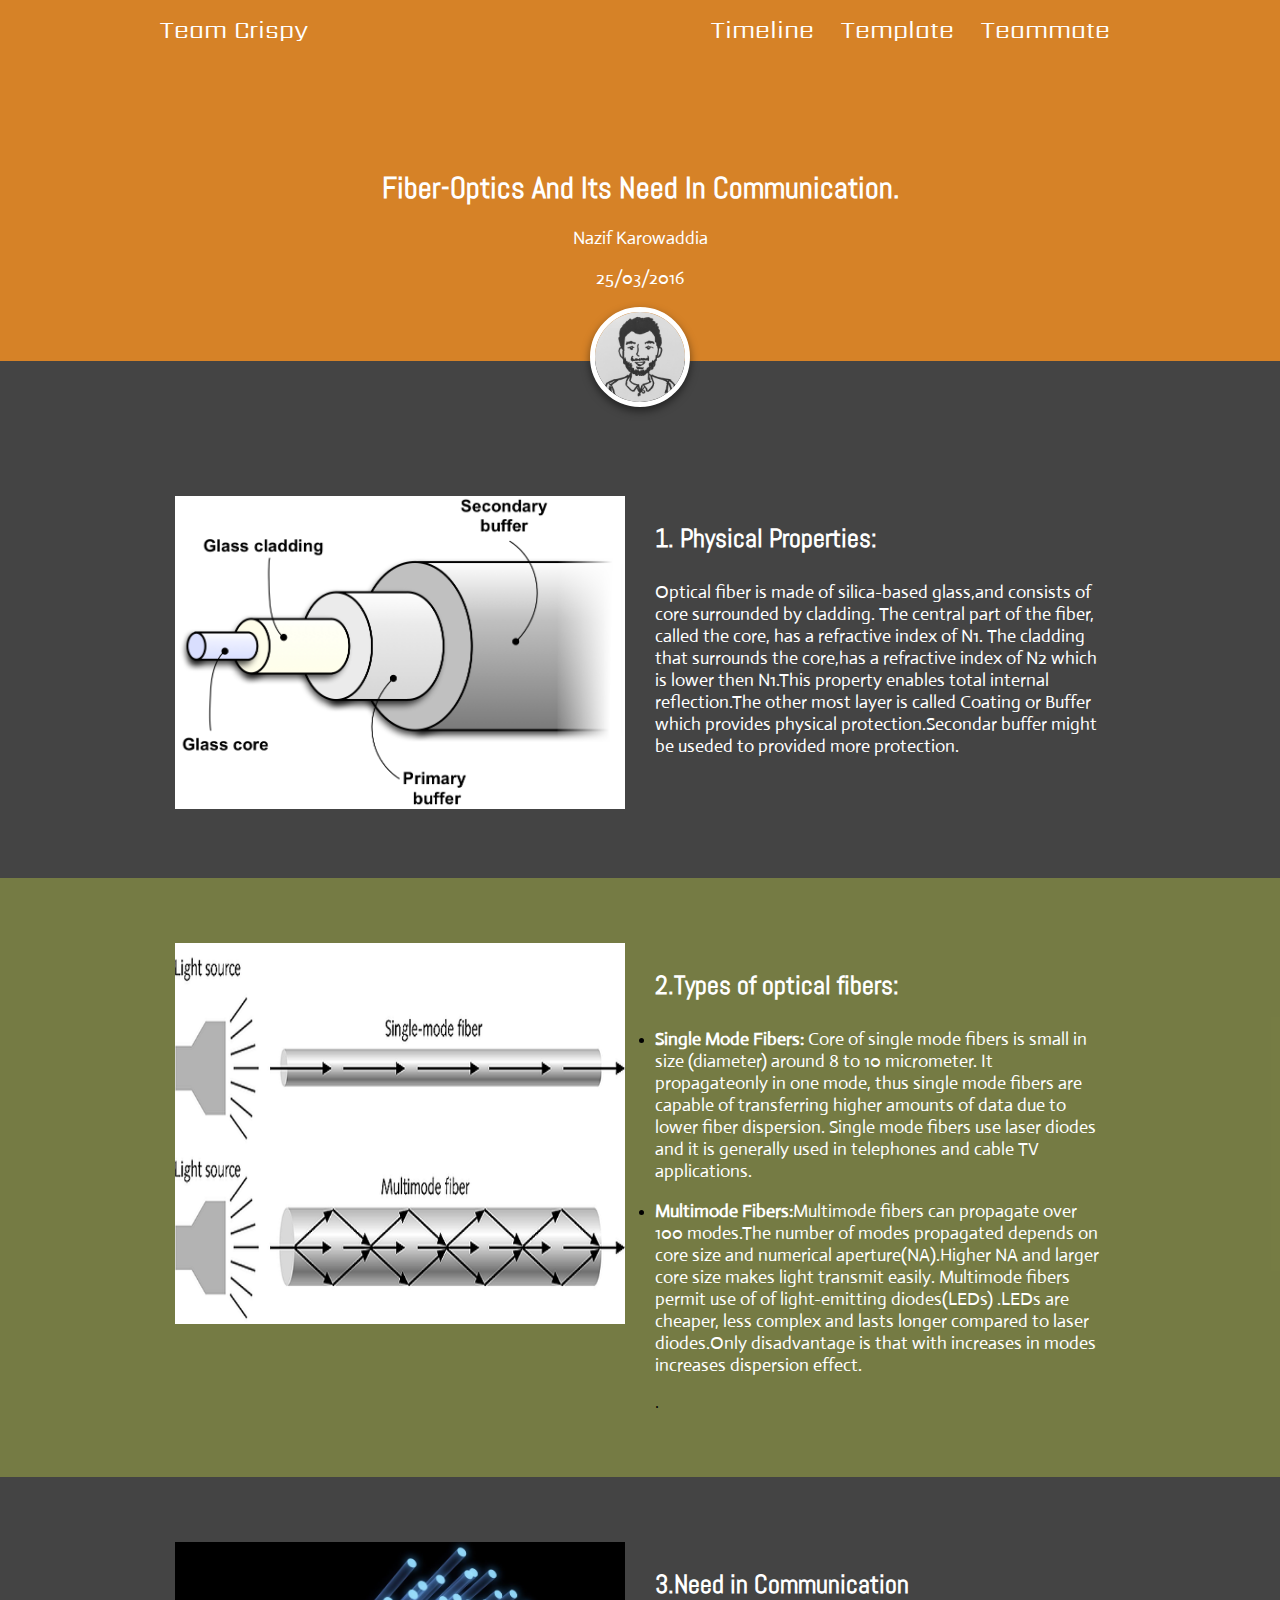
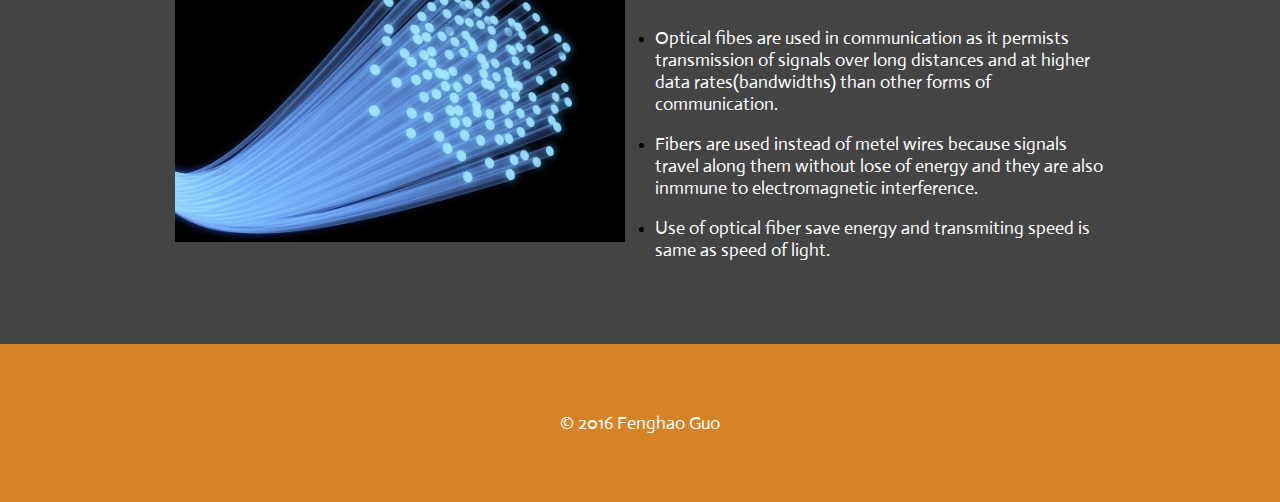
<file: template/block.html>
<!DOCTYPE html>
<html lang="en">
<head>
    <meta charset="UTF-8">
    <title>Block Template</title>
    <!-- External CSS -->
    <link rel="stylesheet" type="text/css" href="../css/main.css">
    <link rel="stylesheet" type="text/css" href="../css/theme.css">
    <link rel="stylesheet" type="text/css" href="../css/row.css">
    <!-- Custom fonts -->
    <link href='https://fonts.googleapis.com/css?family=Sarpanch:500' rel='stylesheet' type='text/css'>
    <link href='https://fonts.googleapis.com/css?family=Abel' rel='stylesheet' type='text/css'>
    <link href='https://fonts.googleapis.com/css?family=Actor' rel='stylesheet' type='text/css'>
    <!-- meta information -->
    <meta name="viewport" content="width=device-width, initial-scale=1">
    <!-- Chrome custom tab colour -->
    <meta name="theme-color" content="#c1d045">
</head>
<body>
<header>
    <nav class="fixedTopNav nazif ">
        <div class="logo-container">
            <div id="logo">
                <a href="../index.html">Team Crispy</a>
            </div>
            <div id="menu">
                <ul>
                    <li><a href="../timeline.html">Timeline</a></li>
                    <li><a>Template</a>
                        <div class="dropdown-menu">
                            <ul>
                                <li><a href="../template/article.html">Article</a></li>
                                <li><a href="../template/block.html">Block</a></li>
                                <li><a href="../template/steps.html">Steps</a></li>
                            </ul>
                        </div>
                    </li>
                    <li>
                        <a>Teammate</a>
                        <div class="dropdown-menu">
                            <ul>
                                <li><a href="../member/daniel.html">Daniel</a></li>
                                <li><a href="../member/dinesh.html">Dinesh</a></li>
                                <li><a href="../member/nazif.html" class="active">Nazif</a></li>
                                <li><a href="../member/rumiza.html">Rumiza</a></li>
                            </ul>
                        </div>
                    </li>
                </ul>
            </div>
        </div>
    </nav>
</header>
<main>
    <div class="title nazif">
        <div>
            <div class="container">
                <h1>Fiber-Optics And Its Need In Communication.</h1>
            </div>
            <div class="profile-card">
                <p>Nazif Karowaddia</p>
                <p>25/03/2016</p>
                <div class="profile"><img src="../img/profile.jpg"></div>
            </div>
        </div>

    </div>
    <div class="container">
        <p></p>
    </div>
    <div class="row">
        <div class="container">
            <div class="block-picture col-half">
                <img src="../img/nazif/pic1.jpg" alt="Gallery">
            </div>
            <div class="block-content col-half">
                <h3>1.  Physical Properties:</h3>
                <p>Optical fiber is made of silica-based glass,and consists of core surrounded by cladding. The central part of the fiber, called the core, has a refractive index of N1. The cladding that surrounds the core,has a refractive index of N2 which is lower then N1.This property enables total internal reflection.The other most layer is called Coating or Buffer which provides physical protection.Secondar buffer might be useded to provided more protection.</p>
            </div>
        </div>
    </div>
    <div class="row">
        <div class="container">
            <div class="block-picture col-half">
                <img src="../img/nazif/pic4.png" alt="Gallery">
            </div>
            <div class="block-content col-half">
                <h3>2.Types of optical fibers:</h3>
                <p><li><p><b>Single Mode Fibers:</b> Core of single mode fibers is small in size (diameter) around 8 to 10 micrometer. It propagateonly in one mode, thus single mode fibers are capable of transferring higher amounts of data due to lower fiber dispersion. Single mode fibers use laser diodes and it is generally used in telephones and cable TV applications. </p></li>
				</p>
				<p><li><p><b>Multimode Fibers:</b>Multimode fibers can propagate over 100 modes.The number of modes propagated depends on core size and numerical aperture(NA).Higher NA and larger core size makes light transmit easily. Multimode fibers permit use of of light-emitting diodes(LEDs) .LEDs are cheaper, less complex and lasts longer compared to laser diodes.Only disadvantage is that with increases in modes increases dispersion effect.</p></li>
				</p>.
            </div>
        </div>
    </div><div class="row">
    <div class="container">
        <div class="block-picture col-half">
            <img src="../img/nazif/pic3.jpg" alt="Gallery">
        </div>
        <div class="block-content col-half">
            <h3>3.Need in Communication</h3>
            <p><li><p>Optical fibes are used in communication as it permists transmission of signals over long distances and at higher data rates(bandwidths) than other forms of communication.</p></li></p>
			<p><li><p>Fibers are used instead of metel wires because signals travel along them without lose of energy and they are also inmmune to electromagnetic interference.</p></li></p>
			<p><li><p>Use of optical fiber save energy and transmiting speed is same as speed of light.</p></li></p>
        </div>
    </div>
</div>
</main>
<footer class="nazif">
    <div class="container">
        <div id="copyright">
            <p>&copy; 2016 Fenghao Guo</p>
            <div id="validation">
                <script src=http://my.gblearn.com/js/loadscript.js></script>
            </div>
        </div>
    </div>
</footer>
</body>
</html>
</file>
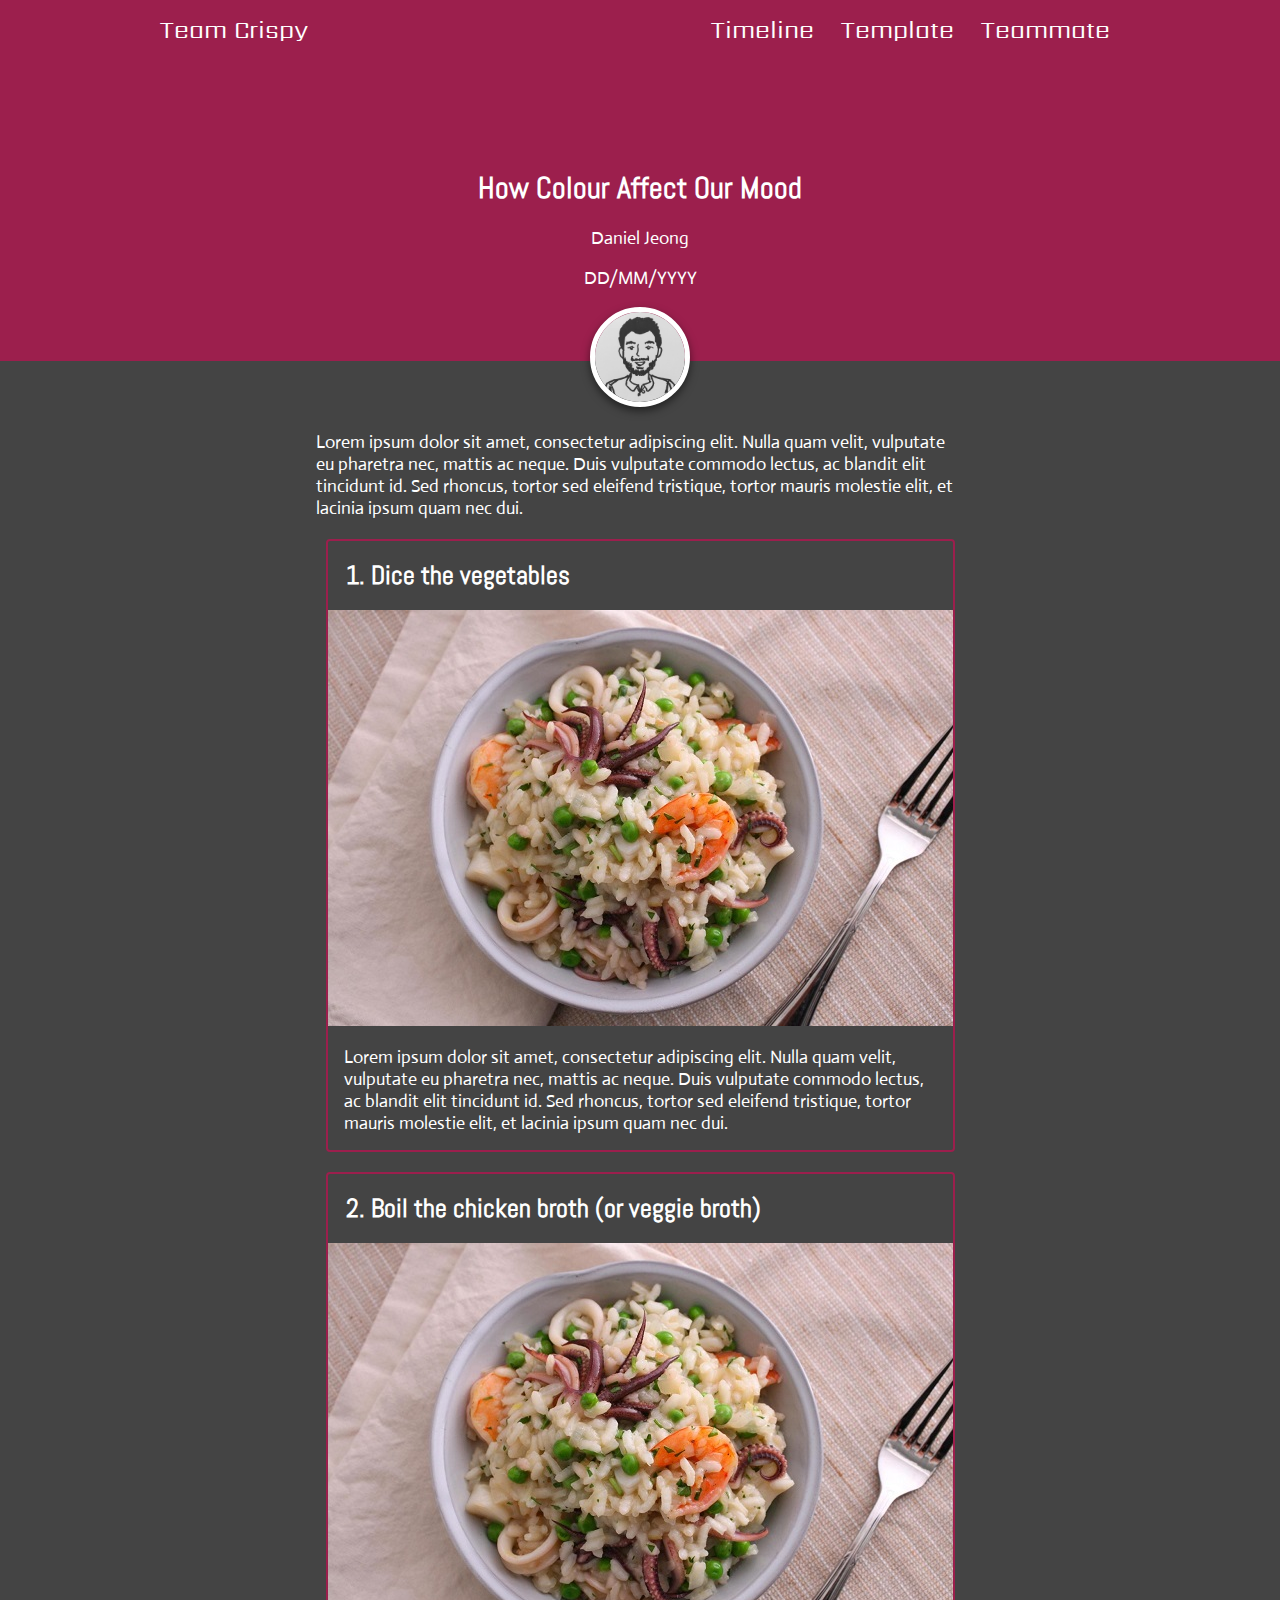
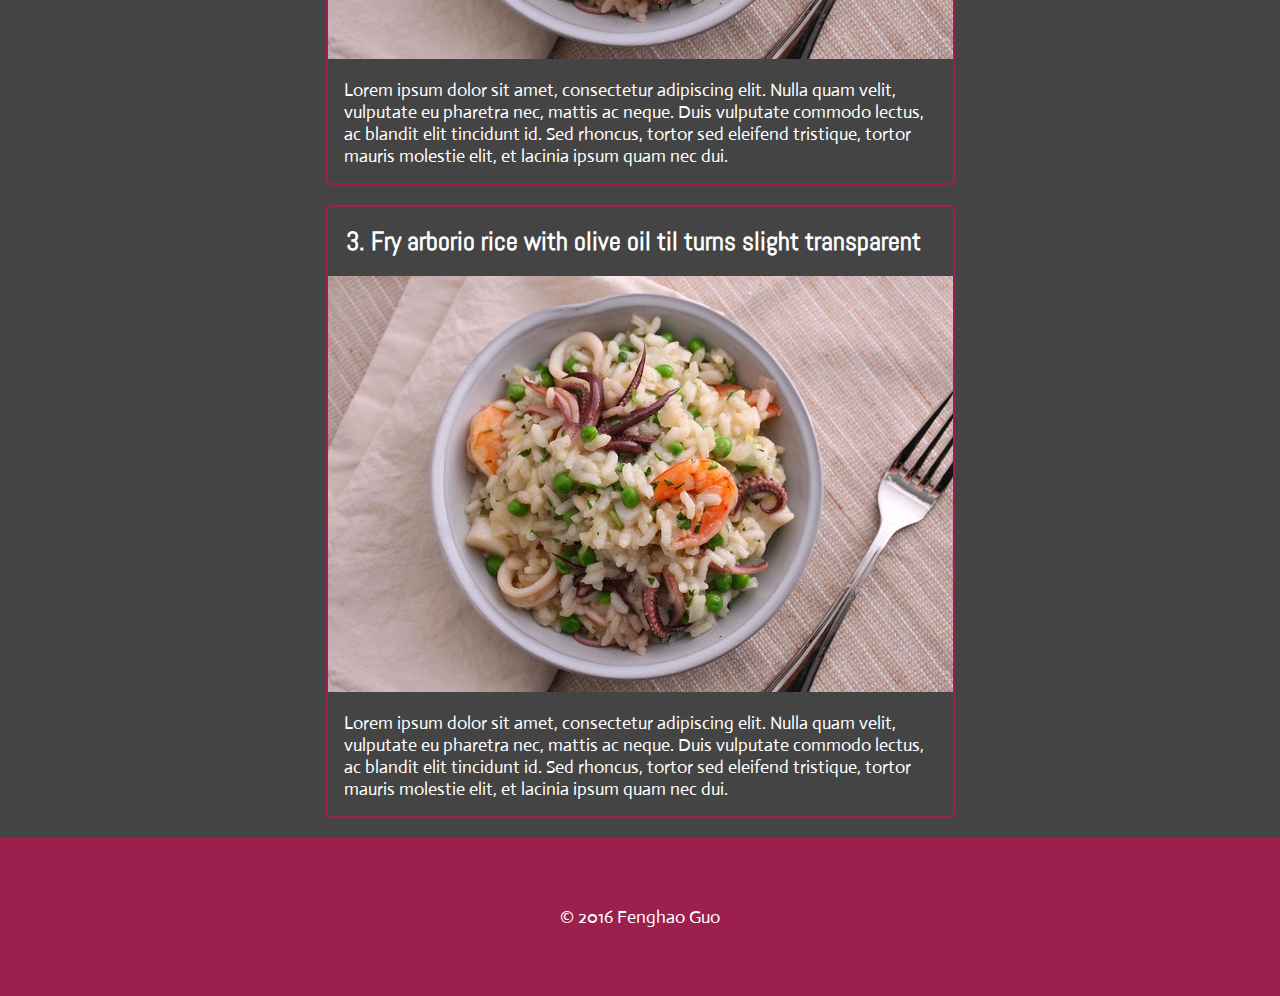
<file: template/steps.html>
<!DOCTYPE html>
<html lang="en">
<head>
    <meta charset="UTF-8">
    <title>Step-by-Step Template</title>
    <!-- External CSS -->
    <link rel="stylesheet" type="text/css" href="../css/card.css">
    <link rel="stylesheet" type="text/css" href="../css/main.css">
    <link rel="stylesheet" type="text/css" href="../css/theme.css">
    <link rel="stylesheet" type="text/css" href="../css/component.css">
    <!-- Custom fonts -->
    <link href='https://fonts.googleapis.com/css?family=Sarpanch:500' rel='stylesheet' type='text/css'>
    <link href='https://fonts.googleapis.com/css?family=Abel' rel='stylesheet' type='text/css'>
    <link href='https://fonts.googleapis.com/css?family=Actor' rel='stylesheet' type='text/css'>
    <link href='https://fonts.googleapis.com/css?family=Source+Code+Pro' rel='stylesheet' type='text/css'>
    <!-- meta information -->
    <meta name="viewport" content="width=device-width, initial-scale=1">
    <!-- Chrome custom tab colour -->
    <meta name="theme-color" content="#9c1f4d">
</head>
<body>
<header>
    <nav class="fixedTopNav daniel">
        <div class="logo-container">
            <div id="logo">
                <a href="../index.html">Team Crispy</a>
            </div>
            <div id="menu">
                <ul>
                    <li><a href="../timeline.html">Timeline</a></li>
                    <li><a>Template</a>
                        <div class="dropdown-menu">
                            <ul>
                                <li><a href="../template/article.html">Article</a></li>
                                <li><a href="../template/block.html">Block</a></li>
                                <li><a href="../template/steps.html">Steps</a></li>
                            </ul>
                        </div>
                    </li>
                    <li>
                        <a>Teammate</a>
                        <div class="dropdown-menu">
                            <ul>
                                <li><a href="../member/daniel.html">Daniel</a></li>
                                <li><a href="../member/dinesh.html">Dinesh</a></li>
                                <li><a href="../member/nazif.html">Nazif</a></li>
                                <li><a href="../member/rumiza.html">Rumiza</a></li>
                            </ul>
                        </div>
                    </li>
                </ul>
            </div>
        </div>
    </nav>
</header>
<main>
    <div class="title daniel">
        <div>
            <div class="container">
                <h1>How Colour Affect Our Mood</h1>
            </div>
            <div class="profile-card">
                <p>Daniel Jeong</p>
                <p>DD/MM/YYYY</p>
                <div class="profile"><img src="../img/profile.jpg"></div>
            </div>
        </div>
    </div>
    <div class="card-wrapper">
        <p>Lorem ipsum dolor sit amet, consectetur adipiscing elit. Nulla quam velit, vulputate eu pharetra nec, mattis ac neque. Duis vulputate commodo lectus, ac blandit elit tincidunt id. Sed rhoncus, tortor sed eleifend tristique, tortor mauris molestie elit, et lacinia ipsum quam nec dui.</p>
        <div class="card">
            <h3>1. Dice the vegetables</h3>
            <img src="../img/risotto.jpg" alt="risotto">
            <p>Lorem ipsum dolor sit amet, consectetur adipiscing elit. Nulla quam velit, vulputate eu pharetra nec, mattis ac neque. Duis vulputate commodo lectus, ac blandit elit tincidunt id. Sed rhoncus, tortor sed eleifend tristique, tortor mauris molestie elit, et lacinia ipsum quam nec dui.</p>
        </div>
        <div class="card">
            <h3>2. Boil the chicken broth (or veggie broth)</h3>
            <img src="../img/risotto.jpg" alt="risotto">
            <p>Lorem ipsum dolor sit amet, consectetur adipiscing elit. Nulla quam velit, vulputate eu pharetra nec, mattis ac neque. Duis vulputate commodo lectus, ac blandit elit tincidunt id. Sed rhoncus, tortor sed eleifend tristique, tortor mauris molestie elit, et lacinia ipsum quam nec dui.</p>
        </div>
        <div class="card">
            <h3>3. Fry arborio rice with olive oil til turns slight transparent</h3>
            <img src="../img/risotto.jpg" alt="risotto">
            <p>Lorem ipsum dolor sit amet, consectetur adipiscing elit. Nulla quam velit, vulputate eu pharetra nec, mattis ac neque. Duis vulputate commodo lectus, ac blandit elit tincidunt id. Sed rhoncus, tortor sed eleifend tristique, tortor mauris molestie elit, et lacinia ipsum quam nec dui.</p>
        </div>
    </div>
</main>
<footer class="daniel">
    <div class="container">
        <div id="copyright">
            <p>&copy; 2016 Fenghao Guo</p>
            <div id="validation">
                <script src=http://my.gblearn.com/js/loadscript.js></script>
            </div>
        </div>
    </div>
</footer>
</body>
</html>
</file>
<file: css/theme.css>
/* colour scheme-------------------- */.default {    background: #444444;}.nazif {    /* background: linear-gradient(#d68227, #dc4c18); */    background: #d68227;}.dinesh {    /* background: linear-gradient(#629c44, #c1d045); */    background: #629c44;}.rumiza {    /* background: linear-gradient(#c1d045, #f4eb49); */    background: #8E4585;}.daniel {    /* background: linear-gradient(#9c1f4d, #7e2199); */    background: #9c1f4d;}.dark {    background: #232323;}.cyan {    background: #008db1;}
</file>
<file: css/timeline.css>
table {
    margin: 0 auto;
    color: white;
    font-size: 18px;
    font-family: 'Actor', sans-serif;
    border-collapse: collapse;
}
tr:first-child {
    font-weight: bold;
}
tr:nth-child(even) {
    background: rgba(0, 141, 177, 0.4);
}
tr p {
    margin-top: 0;
}
td {
    vertical-align: top;
}
</file>
<file: member/daniel/row.css>
.block-picture  img {
    width: 100% !important;
    height: auto;
}
.block-content ul, .block-content ol {
    text-decoration-color: white;
}
.row {
    padding: 50px 0;
}
.row > div {
    align-items: center !important;
}
.row:nth-child(even) {
    background: rgba(61,12,30,0.4); /* Replace with your theme colour */
    /* Use this website to convert hex to RGB: http://www.rgbtohex.net/hextorgb/ */
}
@media screen and (max-width : 760px) {
    .row {
        padding: 0 !important;
    }
}
</file>
<file: member/dinesh/component.css>
/* code block */
.code {
    max-width: 650px;
    border-radius: 10px;
    margin: 0 auto;
    border: 2px solid #629c44; /* replace with your theme colour */
    color: #629c44; /* Same here */
    overflow: auto;
}
.code-segment {
    color: #629c44;
    font-family: 'Source Code Pro';
}
/* image block */
.img {
    margin: 0 auto;
    padding: 15px;
    max-width: 100%;
    text-align: center;
}
.overflow-indicator {
    text-align: center;
    color: #d68227;
    display: none;
}
@media screen and (max-width : 760px) {
    .overflow-indicator {
        display: block;
    }
}
</file>
<file: member/nazif/row.css>
.block-picture  img {
    width: 100% !important;
    height: auto;
}
.block-content ul, .block-content ol {
    text-decoration-color: white;
}
.row {
    padding: 50px 0;
}
.row > div {
    align-items: center !important;
}
.row:nth-child(even) {
    background: rgba(214,130,39,0.4); /* Replace with your theme colour */
    /* Use this website to convert hex to RGB: http://www.rgbtohex.net/hextorgb/ */
}
@media screen and (max-width : 760px) {
    .row {
        padding: 0 !important;
    }
}
</file>
<file: member/rumiza/row.css>
.block-picture  img {
    width: 100%;
    height: auto;
}
.row {
    padding: 50px 0;
}
.row > div {
    align-items: center !important;
}
.row:nth-child(even) {
    background: rgba(142,69,133,0.4); /* Replace with your theme colour */
    /* Use this website to convert hex to RGB: http://www.rgbtohex.net/hextorgb/ */
}
@media screen and (max-width : 760px) {
    .row {
        padding: 0 !important;
    }
}
</file>
<file: css/component.css>
/* code block */
.code {
    max-width: 650px;
    border-radius: 10px;
    margin: 0 auto;
    border: 2px solid #d68227; /* replace with your theme colour */
    color: #d68227; /* Same here */
    overflow: auto;
}
.img {
    margin: 0 auto;
    max-width: 650px;
}
.overflow-indicator {
    text-align: center;
    color: #d68227;
    display: none;
}
@media screen and (max-width : 760px) {
    .overflow-indicator {
        display: block;
    }
}
</file>
<file: css/row.css>
.block-picture  img {
    width: 100%;
    height: auto;
}
.row {
    padding: 50px 0;
}
.row > div {
    align-items: center !important;
}
.row:nth-child(even) {
    background: rgba(193,208,69,0.4); /* Replace with your theme colour */
    /* Use this website to convert hex to RGB: http://www.rgbtohex.net/hextorgb/ */
}
@media screen and (max-width : 760px) {
    .row {
        padding: 0 !important;
    }
}
</file>
<file: css/card.css>
.card {    border: 2px solid #9c1f4d; /* Replace with your theme colour */    border-radius: 4px;    margin: 20px 10px;}.card h3 {    margin: 18px 0;    padding: 0 18px;}.card p {    margin: 16px 0;    padding: 0 16px;}.card img {    max-width: 100%;    height: auto;}.card-wrapper {    max-width: 649px;    margin: 0 auto;}@media screen and (max-width : 760px) {    .card-wrapper {        padding: 15px !important;    }}
</file>
<file: css/main.css>
/* Reset default properties
-------------------- */
* {
    box-sizing: border-box;
}
body {
    margin: 0;
    background-color: #444444;
}
main {
    padding-top: 59px;
}
/* Responsive gird
-------------------- */
@media screen and (max-width : 760px) {
    [class*="col-"] {
        width: 100% !important;
    }
    pre {
        margin: 1em !important;
    }
}
.row:after {
    content: "";
    clear: both;
    display: block;
}
.col-half {width: 50%;}
.col-full {width: 100%;}
[class*="col-"] {
    float: left;
    padding: 15px;
}
/* Public elements
-------------------- */
/* mobile style */
@media screen and (max-width : 760px) {
    #logo {
        width: 100%;
        text-align: center;
    }
    #menu {
        display: none;
    }
    .container, .profile-block-content {
        padding: 15px !important;
    }
    .profile-block {
        margin: 0 !important;
        height: auto !important;
        padding: 0 0 30px !important;
        border-radius: 0 !important;
    }
}
/* wrappers */
.container, .logo-container {
    max-width: 960px;
    margin: 0 auto;
    padding: 0;
}
.profile-block-content {
    max-width: 600px;
    margin: 0 auto;
    text-align: center;
    transform: translate(0, -50px);
}
.container:after, .profile-block-content:after {
    content: "";
    clear: both;
    display: block;
}
/* pseudo-method */
.profile {
    z-index: 9;
    text-align: center;
}
.profile img {
    height: 100px;
    width: 100px;
    border-radius: 50%;
    border: 5px solid white;
    box-shadow: 0 4px 8px 0 rgba(0, 0, 0, 0.5);
}
.center {
    margin: 0 auto;
}
/* element */
.fixedTopNav {
    position: fixed;
    top: 0;
    left: 0;
    z-index: 9999;
    height: auto;
    width: 100%;
    font-family: Sarpanch, sans-serif;
    font-size: 24px;
}
.title {
    height: auto;
    padding: 20px 0;
    text-align: center;
    margin-bottom: 70px;
}
.title-no-offset {
    height: auto;
    padding: 90px 0 20px;
    text-align: center;
    margin-bottom: 70px;
}
.title > div {
    transform: translate(0, 70px);
}
.profile-block {
    max-width: 650px;
    margin: 0 auto 70px;
    height: auto;
    padding: 0;
    border-radius: 4px;
    box-shadow: 0 4px 8px 0 rgba(0, 0, 0, 0.2), 0 6px 20px 0 rgba(0, 0, 0, 0.19);
}
.teammate-card {
    width: 250px;
    height: 340px;
    display: inline-block;
    border-radius: 4px;
    border: 2px solid #008db1;
    margin: 20px 10px;
    padding: 16px;
}
.teammate-card:first-child {
    transform: translateY(-22px);
}
.teammate-info {
    text-align: center;
}
/* Site-specific style
-------------------- */
#logo {
    float: left;
    font-size: 24px;
    margin: 13px 0;
}
#menu {
    text-align: right;
    float: right;
}
#menu ul {
    padding: 0;
    margin: 13px 0;
}
#menu ul li {
    display: inline;
}
#menu ul li a {
    padding: 5px 10px;
}
#menu ul li a.active {
    color: rgba(255,255,255,0.7);
}
#menu ul li:hover > .dropdown-menu {
    display: inline-block;
}
.dropdown-menu {
    font-size: 20px;
    display: none;
}
.dropdown-menu ul {
    margin: 0 !important; /* Forgive me, just this once */
}
#jumbotron {
    height: 500px;
    align-items: center;
    display: flex;
}
#jumbotron div {
    margin: 0 auto;
    width: 600px;
    text-align: center;
}
#jumbotron p {
    font-size: 26px;
}
footer {
    padding: 50px 0;
}
#copyright {
    margin: 0 auto;
    text-align: center;
}
#validation {
    font-size: 18px;
    color: white;
    font-family: monospace;
}
/* Typography
-------------------- */
a {
    color: white;
    text-decoration: none;
    text-decoration-color: white;
}
.profile-block a:hover, .teammate-info a:hover {
    text-decoration: underline;
}
p {
    color: white;
    font-size: 18px;
    font-family: 'Actor', sans-serif;
}
h1 {
    color: white;
    font-size: 30px;
    font-family: 'Abel', sans-serif;
}
h2 {
    color: white;
    font-size: 18px;
    font-family: 'Sarpanch', sans-serif;
}
h3 {
    color: white;
    font-size: 26px;
    font-family: 'Abel', sans-serif;
}
.container > ul li, .block-content ul li, ol li {
    color: white;
    font-size: 18px;
    font-family: 'Actor', sans-serif;
}
pre {
    margin: 1em 2em;
    font-size: 16px;
    overflow: auto;
    font-family: 'Source Code Pro';
}
</file>
